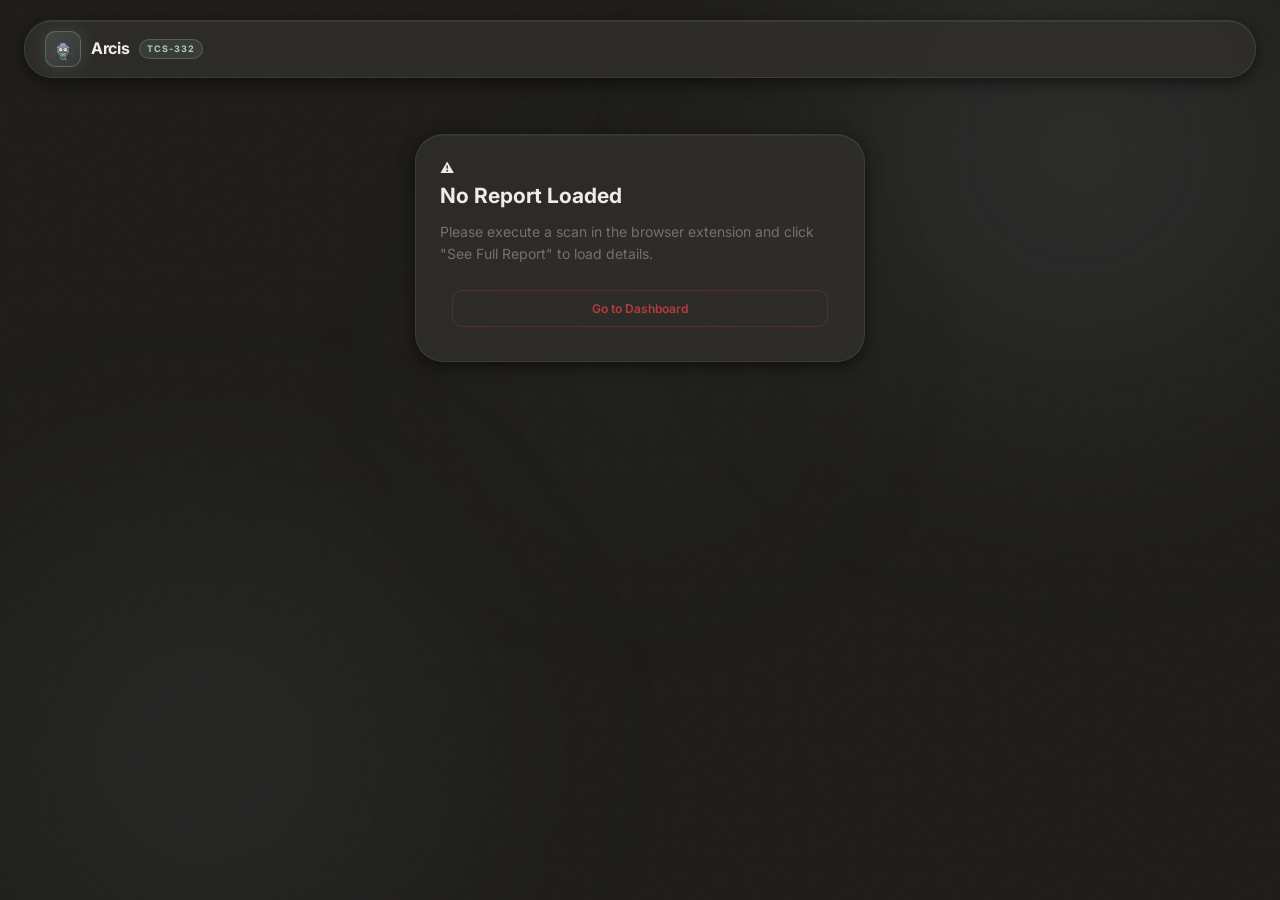
<file: frontend/report.html>
<!DOCTYPE html>
<html lang="en">
<head>
    <meta charset="UTF-8">
    <meta name="viewport" content="width=device-width, initial-scale=1.0">
    <title>Arcis · TCS-332 — Detailed Scan Report</title>
    <link rel="preconnect" href="https://fonts.googleapis.com">
    <link rel="preconnect" href="https://fonts.gstatic.com" crossorigin>
    <link href="https://fonts.googleapis.com/css2?family=Inter:wght@300;400;500;600;700;800;900&family=JetBrains+Mono:wght@400;500;600&display=swap" rel="stylesheet">
    <link rel="stylesheet" href="style.css">
    <link rel="icon" type="image/svg+xml" href="icon.svg">
</head>
<body>

    <!-- Ambient background -->
    <div class="bg-canvas" aria-hidden="true">
        <div class="bg-orb bg-orb--1"></div>
        <div class="bg-orb bg-orb--2"></div>
        <div class="bg-orb bg-orb--3"></div>
        <div class="bg-grid"></div>
        <div class="bg-noise"></div>
    </div>

    <div class="app-shell app-shell--report">

        <!-- ═══════════════════════════ NAV ═══════════════════════════ -->
        <header class="topbar">
            <div class="topbar__brand">
                <div class="brand-logo">
                    <img src="icon.svg" width="28" height="28" alt="Arcis logo" aria-hidden="true">
                </div>
                <span class="brand-name">Arcis</span>
                <span class="brand-badge">TCS-332</span>
            </div>
            <div class="topbar__actions">
                <a href="/" class="btn-upgrade btn-upgrade--report">Launch Dashboard</a>
            </div>
        </header>

        <!-- Main Report Workspace -->
        <main id="main-content" class="report-container">
            <!-- Loading state by default -->
            <div class="card no-report-card" id="state-loading">
                <div class="spinner spinner--large"></div>
                <h2>Parsing Threat Report...</h2>
                <p class="report-card-text">Decompressing and parsing payload data.</p>
            </div>

            <!-- Error state -->
            <div class="card no-report-card hidden" id="state-error">
                <div class="no-report-icon">⚠️</div>
                <h2>No Report Loaded</h2>
                <p class="report-card-text report-card-text--center">Please execute a scan in the browser extension and click "See Full Report" to load details.</p>
                <a href="/" class="btn-clear btn-clear--action">Go to Dashboard</a>
            </div>

            <!-- Loaded Report View -->
            <div class="hidden" id="report-view">
                <div class="report-header">
                    <div>
                        <div class="scanner-hero__eyebrow scanner-hero__eyebrow--report">
                            <span class="eyebrow-dot eyebrow-dot--violet"></span>
                            Gmail Threat Analysis Report
                        </div>
                        <h1 class="scanner-hero__title scanner-hero__title--report">Threat Details</h1>
                    </div>
                </div>

                <div class="report-grid">
                    <!-- Left Column: Gauge and Key Metrics -->
                    <div class="flex flex-col gap-4">
                        <div class="card card--gauge report-card--gauge">
                            <div class="card__header report-card__header">
                                <div class="card__badge report-badge" id="report-verdict-badge">ANALYZING</div>
                            </div>
                            <div class="gauge-ring-wrap report-gauge-wrap">
                                <svg class="gauge-ring" width="200" height="200" viewBox="0 0 200 200">
                                    <circle class="gauge-ring__track" cx="100" cy="100" r="80" />
                                    <circle id="report-risk-progress" class="gauge-ring__fill" cx="100" cy="100" r="80" />
                                </svg>
                                <div class="gauge-ring__inner">
                                    <span id="report-risk-percentage" class="gauge-pct">0%</span>
                                    <span id="report-risk-label" class="gauge-label">SAFE</span>
                                </div>
                            </div>
                        </div>

                        <!-- Scraped Metadata Details -->
                        <div class="card">
                            <div class="card__header">
                                <h3 class="card__title">Scraped Metadata</h3>
                            </div>
                            <div class="report-meta-grid">
                                <div class="report-meta-item report-meta-item--span-2">
                                    <div class="report-meta-label">Subject</div>
                                    <div class="report-meta-val" id="report-subject">—</div>
                                </div>
                                <div class="report-meta-item">
                                    <div class="report-meta-label">Sender</div>
                                    <div class="report-meta-val" id="report-sender">—</div>
                                </div>
                                <div class="report-meta-item">
                                    <div class="report-meta-label">CC Recipients</div>
                                    <div class="report-meta-val" id="report-cc">None</div>
                                </div>
                            </div>
                        </div>
                    </div>

                    <!-- Right Column: Details list and Link checker results -->
                    <div class="flex flex-col gap-4">
                        <!-- Risk Signals -->
                        <div class="card">
                            <div class="card__header">
                                <h3 class="card__title">Detected Signals</h3>
                            </div>
                            <div id="report-signals-list" class="indicator-feed report-signals-list">
                                <!-- Signals inject here -->
                            </div>
                        </div>

                        <!-- Link Scan Results Table -->
                        <div class="card">
                            <div class="card__header">
                                <h3 class="card__title">Scanned Hyperlinks</h3>
                            </div>
                            <div class="table-scroll">
                                <table class="link-table">
                                    <thead>
                                        <tr>
                                            <th>Target Link</th>
                                            <th>Threat Score</th>
                                            <th>Verdict</th>
                                        </tr>
                                    </thead>
                                    <tbody id="report-links-tbody">
                                        <!-- Scanned links list -->
                                    </tbody>
                                </table>
                            </div>
                        </div>

                        <!-- Email Body Snippet -->
                        <div class="card">
                            <div class="card__header">
                                <h3 class="card__title">Body Preview</h3>
                            </div>
                            <div class="report-body-panel">
                                <p id="report-body" class="report-body">—</p>
                            </div>
                        </div>
                    </div>
                </div>
            </div>
        </main>
    </div>
    <script>
        (function() {
            const CIRCUMFERENCE = 2 * Math.PI * 80; // 502.65
            
            const stateLoading = document.getElementById('state-loading');
            const stateError = document.getElementById('state-error');
            const reportView = document.getElementById('report-view');

            const verdictBadge = document.getElementById('report-verdict-badge');
            const riskProgress = document.getElementById('report-risk-progress');
            const riskPct = document.getElementById('report-risk-percentage');
            const riskLabel = document.getElementById('report-risk-label');

            const reportSubject = document.getElementById('report-subject');
            const reportSender = document.getElementById('report-sender');
            const reportCc = document.getElementById('report-cc');
            const reportBody = document.getElementById('report-body');

            const signalsList = document.getElementById('report-signals-list');
            const linksTbody = document.getElementById('report-links-tbody');

            // Parse URL query parameter
            const urlParams = new URLSearchParams(window.location.search);
            const idParam = urlParams.get('id');
            const dataParam = urlParams.get('data');

            if (!idParam && !dataParam) {
                stateLoading.classList.add('hidden');
                stateError.classList.remove('hidden');
                return;
            }

            function renderReport(report) {
                // Populate Text Metadata
                reportSubject.textContent = report.subject || '(No Subject)';
                reportSender.textContent = report.sender || 'Unknown';
                reportCc.textContent = (report.cc && report.cc.length > 0) ? report.cc.join(', ') : 'None';
                reportBody.textContent = report.body || '(Empty Body)';

                // Render Gauge Status
                const risk = report.risk_score_pct || 0;
                riskPct.textContent = `${risk.toFixed(1)}%`;
                const offset = CIRCUMFERENCE - (risk / 100) * CIRCUMFERENCE;
                riskProgress.setAttribute('stroke-dashoffset', offset);

                let badgeText, statusClass, strokeColor, labelTone;
                if (risk < 20) {
                    badgeText = 'SAFE';
                    statusClass = 'card__badge--safe';
                    strokeColor = 'var(--safe)';
                    labelTone = 'safe';
                } else if (risk < 40) {
                    badgeText = 'LOW RISK';
                    statusClass = 'card__badge--low-risk';
                    strokeColor = 'var(--low-risk)';
                    labelTone = 'low-risk';
                } else if (risk < 60) {
                    badgeText = 'SUSPICIOUS';
                    statusClass = 'card__badge--suspicious';
                    strokeColor = 'var(--warn)';
                    labelTone = 'suspicious';
                } else if (risk < 85) {
                    badgeText = 'HIGH RISK';
                    statusClass = 'card__badge--high';
                    strokeColor = 'var(--high)';
                    labelTone = 'high';
                } else {
                    badgeText = 'CRITICAL';
                    statusClass = 'card__badge--critical';
                    strokeColor = 'var(--danger)';
                    labelTone = 'critical';
                }

                verdictBadge.className = `card__badge ${statusClass}`;
                verdictBadge.textContent = badgeText;
                riskProgress.setAttribute('stroke', strokeColor);
                riskLabel.textContent = badgeText;
                riskLabel.className = `gauge-label gauge-label--${labelTone}`;

                // Render Signals
                signalsList.innerHTML = '';
                const reasons = report.reasons || [];
                if (reasons.length === 0) {
                    const div = document.createElement('div');
                    div.className = 'indicator-item';
                    const dot = document.createElement('span');
                    dot.className = 'indicator-dot indicator-dot--safe';
                    const text = document.createElement('span');
                    text.className = 'indicator-text';
                    text.textContent = 'No significant threats or anomalies detected.';
                    div.appendChild(dot);
                    div.appendChild(text);
                    signalsList.appendChild(div);
                } else {
                    reasons.forEach((reason) => {
                        const isDanger = reason.includes('🚨') || reason.includes('failed') || reason.includes('suspicious') || reason.includes('overdue') || reason.includes('suspend');
                        const div = document.createElement('div');
                        div.className = 'indicator-item';
                        const dot = document.createElement('span');
                        dot.className = `indicator-dot ${isDanger ? 'indicator-dot--danger' : 'indicator-dot--warn'}`;
                        const text = document.createElement('span');
                        text.className = 'indicator-text';
                        text.textContent = reason;
                        div.appendChild(dot);
                        div.appendChild(text);
                        signalsList.appendChild(div);
                    });
                }

                // Render Scanned Links Table
                linksTbody.innerHTML = '';
                const links = report.links || [];
                if (links.length === 0) {
                    const emptyRow = document.createElement('tr');
                    const emptyCell = document.createElement('td');
                    emptyCell.setAttribute('colspan', '3');
                    emptyCell.className = 'table-empty-row';
                    emptyCell.textContent = 'No links extracted from the email.';
                    emptyRow.appendChild(emptyCell);
                    linksTbody.appendChild(emptyRow);
                } else {
                    links.forEach(link => {
                        const tr = document.createElement('tr');
                        const linkUrl = link.url;
                        const resolvedUrl = link.resolved_url || linkUrl;
                        const score = link.risk !== undefined ? link.risk : 0;
                        
                        let badgeClass, verdictText;
                        if (score < 30) {
                            badgeClass = 'badge-status--safe';
                            verdictText = 'SAFE';
                        } else if (score < 70) {
                            badgeClass = 'badge-status--warn';
                            verdictText = 'SUSPICIOUS';
                        } else {
                            badgeClass = 'badge-status--danger';
                            verdictText = 'DANGEROUS';
                        }

                        const tdUrl = document.createElement('td');
                        const divLinkUrl = document.createElement('div');
                        divLinkUrl.className = 'link-url';
                        divLinkUrl.title = linkUrl;
                        divLinkUrl.textContent = linkUrl;
                        tdUrl.appendChild(divLinkUrl);
                        
                        if (resolvedUrl && resolvedUrl !== linkUrl) {
                            const divRedirect = document.createElement('div');
                            divRedirect.className = 'redirect-info';
                            divRedirect.appendChild(document.createTextNode('↳ Redirects to: '));
                            
                            const spanRedirect = document.createElement('span');
                            spanRedirect.className = 'redirect-url';
                            spanRedirect.textContent = resolvedUrl;
                            
                            divRedirect.appendChild(spanRedirect);
                            tdUrl.appendChild(divRedirect);
                        }
                        tr.appendChild(tdUrl);
                        
                        const tdScore = document.createElement('td');
                        const spanScore = document.createElement('span');
                        spanScore.className = 'mono-value';
                        spanScore.textContent = `${score.toFixed(1)}%`;
                        tdScore.appendChild(spanScore);
                        tr.appendChild(tdScore);
                        
                        const tdVerdict = document.createElement('td');
                        const spanVerdict = document.createElement('span');
                        spanVerdict.className = `badge-status ${badgeClass}`;
                        spanVerdict.textContent = verdictText;
                        tdVerdict.appendChild(spanVerdict);
                        tr.appendChild(tdVerdict);
                        
                        linksTbody.appendChild(tr);
                    });
                }

                // Show main view
                stateLoading.classList.add('hidden');
                reportView.classList.remove('hidden');
            }

            if (idParam) {
                loadReportWithKey(localStorage.getItem('arcis_api_key') || '');
            } else if (dataParam) {
                try {
                    const decodedData = decodeURIComponent(escape(atob(dataParam)));
                    const report = JSON.parse(decodedData);
                    renderReport(report);
                } catch (err) {
                    console.error(err);
                    stateLoading.classList.add('hidden');
                    stateError.classList.remove('hidden');
                }
            }

            const API_BASE = window.location.origin.startsWith('file://') ? 'http://localhost:5001' : window.location.origin;

            function loadReportWithKey(key) {
                fetch(`${API_BASE}/api/report/${idParam}`, {
                    headers: {
                        'X-API-Key': key
                    }
                })
                .then(res => {
                    if (res.status === 403 || res.status === 401) {
                        const userKey = prompt("This report is protected. Please enter your Arcis API Key:");
                        if (userKey) {
                            localStorage.setItem('arcis_api_key', userKey);
                            loadReportWithKey(userKey);
                        } else {
                            throw new Error('Unauthorized');
                        }
                        return null;
                    }
                    if (!res.ok) throw new Error('Failed to load report from server');
                    return res.json();
                })
                .then(report => {
                    if (report) {
                        renderReport(report);
                    }
                })
                .catch(err => {
                    console.error(err);
                    stateLoading.classList.add('hidden');
                    stateError.classList.remove('hidden');
                });
            }
        })();
    </script>
</body>
</html>
</file>
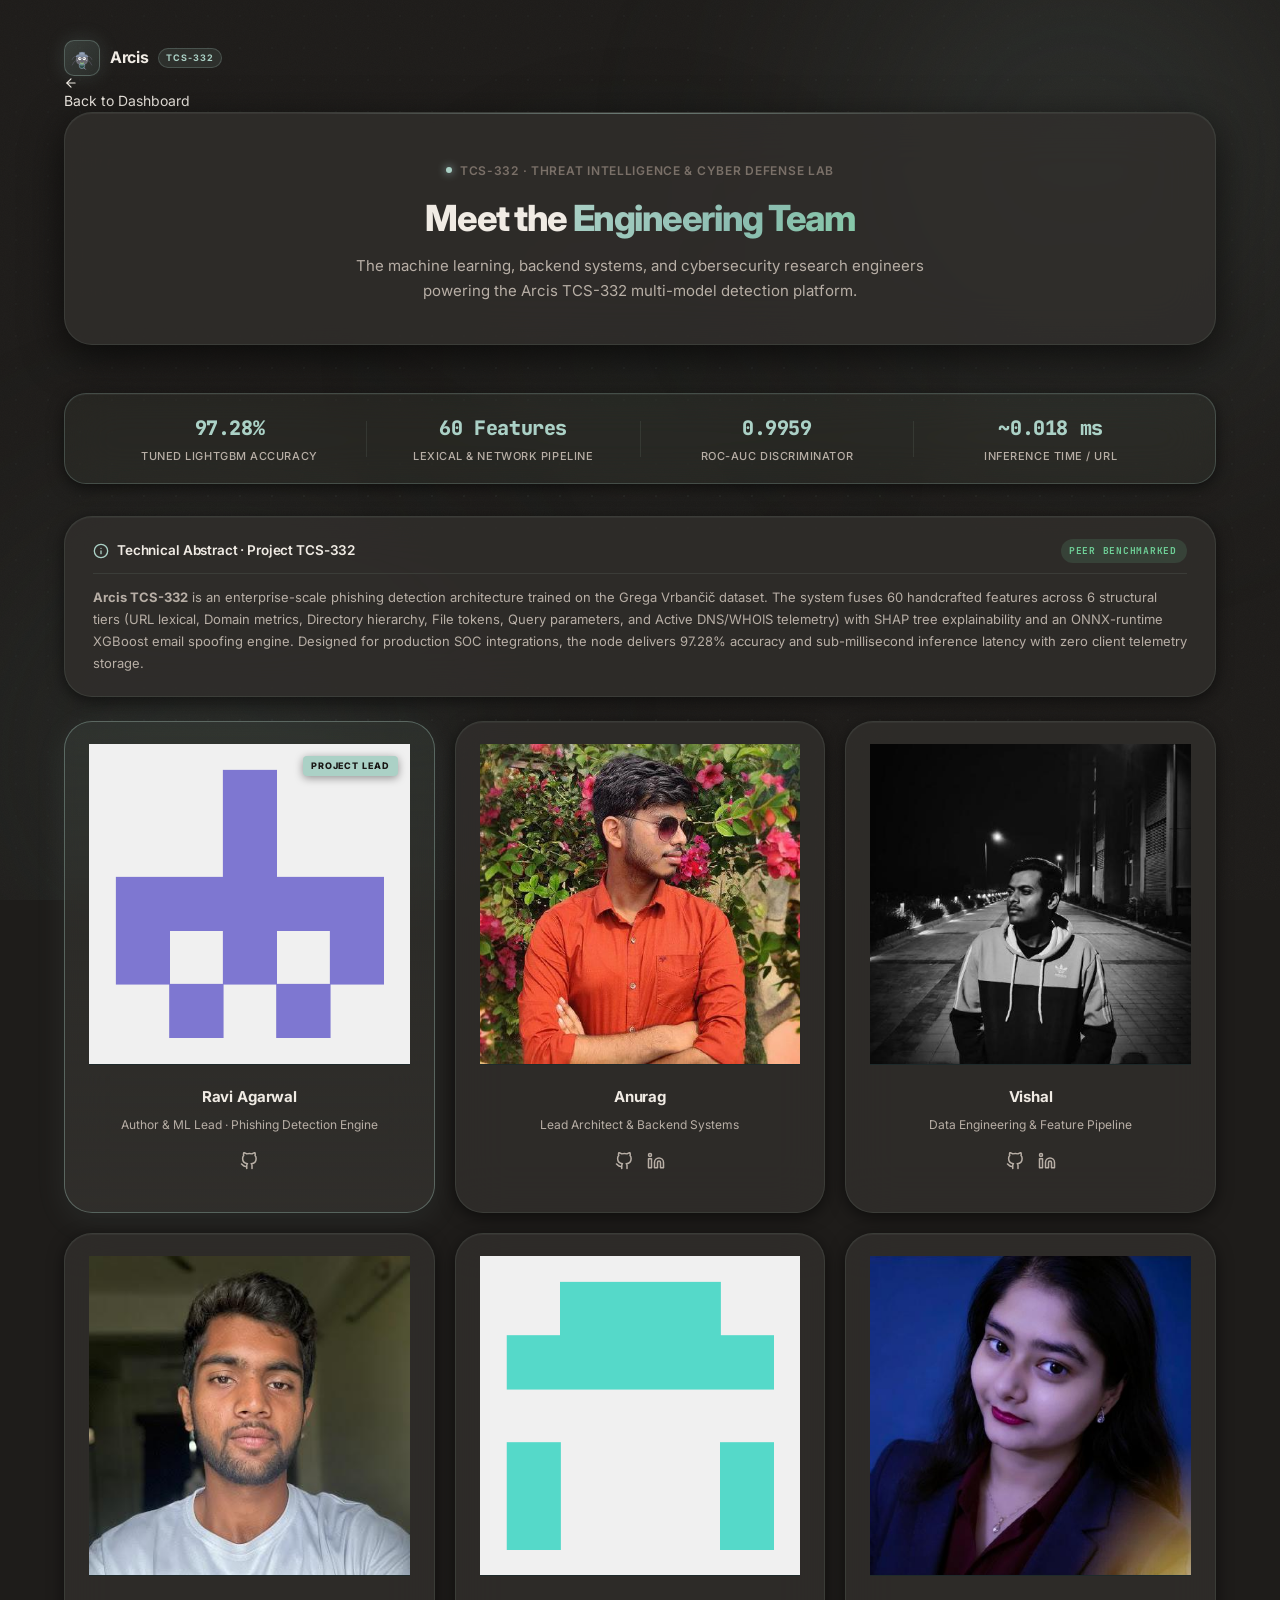
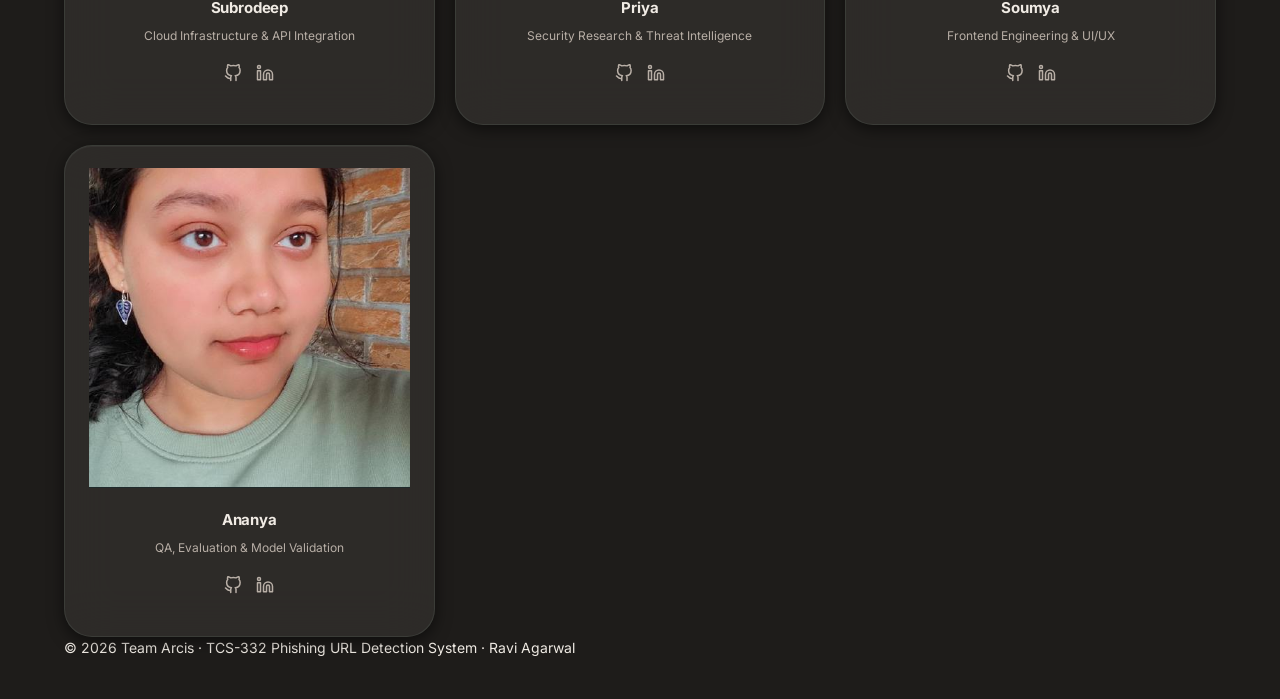
<file: frontend/team.html>
<!DOCTYPE html>
<html lang="en">
<head>
    <meta charset="UTF-8">
    <meta name="viewport" content="width=device-width, initial-scale=1.0">
    <title>Arcis · TCS-332 — Phishing URL Detection Engineering Team</title>
    <link rel="preconnect" href="https://fonts.googleapis.com">
    <link rel="preconnect" href="https://fonts.gstatic.com" crossorigin>
    <link href="https://fonts.googleapis.com/css2?family=Inter:wght@300;400;500;600;700;800;900&family=JetBrains+Mono:wght@400;500;600&display=swap" rel="stylesheet">
    <link rel="stylesheet" href="style.css">
    <link rel="icon" type="image/svg+xml" href="icon.svg">
</head>
<body>

    <!-- Ambient background -->
    <div class="bg-canvas" aria-hidden="true">
        <div class="bg-orb bg-orb--1"></div>
        <div class="bg-orb bg-orb--2"></div>
        <div class="bg-orb bg-orb--3"></div>
        <div class="bg-grid"></div>
        <div class="bg-noise"></div>
    </div>

    <div class="team-page-shell">
        <header class="team-page-header">
            <div class="topbar__brand topbar__brand--clean">
                <div class="brand-logo">
                    <img src="icon.svg" width="28" height="28" alt="Arcis logo">
                </div>
                <span class="brand-name">Arcis</span>
                <span class="brand-badge">TCS-332</span>
            </div>
            <a href="/" class="back-btn">
                <svg width="14" height="14" viewBox="0 0 24 24" fill="none" stroke="currentColor" stroke-width="2" stroke-linecap="round" stroke-linejoin="round"><line x1="19" y1="12" x2="5" y2="12"></line><polyline points="12 19 5 12 12 5"></polyline></svg>
                Back to Dashboard
            </a>
        </header>

        <main>
            <div class="scanner-hero scanner-hero--centered">
                <div class="scanner-hero__eyebrow scanner-hero__eyebrow--center">
                    <span class="eyebrow-dot eyebrow-dot--blue" aria-hidden="true"></span>
                    TCS-332 · Threat Intelligence & Cyber Defense Lab
                </div>
                <h1 class="scanner-hero__title">Meet the <span class="gradient-text">Engineering Team</span></h1>
                <p class="scanner-hero__sub">The machine learning, backend systems, and cybersecurity research engineers powering the Arcis TCS-332 multi-model detection platform.</p>
            </div>

            <!-- Project Highlights Summary Bar -->
            <div class="team-highlights card">
                <div class="team-highlight-item">
                    <span class="team-highlight-val">97.28%</span>
                    <span class="team-highlight-label">Tuned LightGBM Accuracy</span>
                </div>
                <div class="team-highlight-sep"></div>
                <div class="team-highlight-item">
                    <span class="team-highlight-val">60 Features</span>
                    <span class="team-highlight-label">Lexical & Network Pipeline</span>
                </div>
                <div class="team-highlight-sep"></div>
                <div class="team-highlight-item">
                    <span class="team-highlight-val">0.9959</span>
                    <span class="team-highlight-label">ROC-AUC Discriminator</span>
                </div>
                <div class="team-highlight-sep"></div>
                <div class="team-highlight-item">
                    <span class="team-highlight-val">~0.018 ms</span>
                    <span class="team-highlight-label">Inference Time / URL</span>
                </div>
            </div>

            <!-- Research Abstract & Architecture Summary -->
            <div class="card team-abstract-card" style="margin-bottom: 24px; padding: 22px 28px;">
                <div class="card__header" style="margin-bottom: 12px; padding-bottom: 10px;">
                    <h3 class="card__title" style="font-size: 13.5px; display: flex; align-items: center; gap: 8px;">
                        <svg width="16" height="16" viewBox="0 0 24 24" fill="none" stroke="currentColor" stroke-width="2" stroke-linecap="round" stroke-linejoin="round" style="color: var(--jade);"><circle cx="12" cy="12" r="10"></circle><line x1="12" y1="16" x2="12" y2="12"></line><line x1="12" y1="8" x2="12.01" y2="8"></line></svg>
                        Technical Abstract · Project TCS-332
                    </h3>
                    <span class="card__badge card__badge--safe">PEER BENCHMARKED</span>
                </div>
                <p style="color: var(--text-2); font-size: 13px; line-height: 1.7;">
                    <strong>Arcis TCS-332</strong> is an enterprise-scale phishing detection architecture trained on the Grega Vrbančič dataset. The system fuses 60 handcrafted features across 6 structural tiers (URL lexical, Domain metrics, Directory hierarchy, File tokens, Query parameters, and Active DNS/WHOIS telemetry) with SHAP tree explainability and an ONNX-runtime XGBoost email spoofing engine. Designed for production SOC integrations, the node delivers 97.28% accuracy and sub-millisecond inference latency with zero client telemetry storage.
                </p>
            </div>

            <div class="team-grid">
                <!-- Member: Ravi Agarwal (Lead / Author) -->
                <div class="team-card team-card--lead card">
                    <div class="team-card__image-container">
                        <img src="img/ravi.png" onerror="this.onerror=null; this.src='img/2.png'" alt="Ravi Agarwal" class="team-card__image">
                        <span class="team-lead-badge">PROJECT LEAD</span>
                    </div>
                    <div class="team-card__content">
                        <h3 class="team-card__name">Ravi Agarwal</h3>
                        <p class="team-card__role">Author & ML Lead · Phishing Detection Engine</p>
                        <div class="team-card__links">
                            <a href="https://github.com/ravi9680" target="_blank" rel="noopener noreferrer" title="GitHub" class="team-link">
                                <svg width="18" height="18" viewBox="0 0 24 24" fill="none" stroke="currentColor" stroke-width="2" stroke-linecap="round" stroke-linejoin="round"><path d="M9 19c-5 1.5-5-2.5-7-3m14 6v-3.87a3.37 3.37 0 0 0-.94-2.61c3.14-.35 6.44-1.54 6.44-7A5.44 5.44 0 0 0 20 4.77 5.07 5.07 0 0 0 19.91 1S18.73.65 16 2.48a13.38 13.38 0 0 0-7 0C6.27.65 5.09 1 5.09 1A5.07 5.07 0 0 0 5 4.77a5.44 5.44 0 0 0-1.5 3.78c0 5.42 3.3 6.61 6.44 7A3.37 3.37 0 0 0 9 18.13V22"></path></svg>
                            </a>
                        </div>
                    </div>
                </div>

                <!-- Member 1: Anurag -->
                <div class="team-card card">
                    <div class="team-card__image-container">
                        <img src="img/anurag.png" onerror="this.onerror=null; this.src='img/1.png'" alt="Anurag" class="team-card__image">
                    </div>
                    <div class="team-card__content">
                        <h3 class="team-card__name">Anurag</h3>
                        <p class="team-card__role">Lead Architect & Backend Systems</p>
                        <div class="team-card__links">
                            <a href="https://github.com/the-wilful-youth" target="_blank" rel="noopener noreferrer" title="GitHub" class="team-link">
                                <svg width="18" height="18" viewBox="0 0 24 24" fill="none" stroke="currentColor" stroke-width="2" stroke-linecap="round" stroke-linejoin="round"><path d="M9 19c-5 1.5-5-2.5-7-3m14 6v-3.87a3.37 3.37 0 0 0-.94-2.61c3.14-.35 6.44-1.54 6.44-7A5.44 5.44 0 0 0 20 4.77 5.07 5.07 0 0 0 19.91 1S18.73.65 16 2.48a13.38 13.38 0 0 0-7 0C6.27.65 5.09 1 5.09 1A5.07 5.07 0 0 0 5 4.77a5.44 5.44 0 0 0-1.5 3.78c0 5.42 3.3 6.61 6.44 7A3.37 3.37 0 0 0 9 18.13V22"></path></svg>
                            </a>
                            <a href="https://www.linkedin.com/in/anuragbhowmick/" target="_blank" rel="noopener noreferrer" title="LinkedIn" class="team-link">
                                <svg width="18" height="18" viewBox="0 0 24 24" fill="none" stroke="currentColor" stroke-width="2" stroke-linecap="round" stroke-linejoin="round"><path d="M16 8a6 6 0 0 1 6 6v7h-4v-7a2 2 0 0 0-2-2 2 2 0 0 0-2 2v7h-4v-7a6 6 0 0 1 6-6z"></path><rect x="2" y="9" width="4" height="12"></rect><circle cx="4" cy="4" r="2"></circle></svg>
                            </a>
                        </div>
                    </div>
                </div>

                <!-- Member 2: Vishal -->
                <div class="team-card card">
                    <div class="team-card__image-container">
                        <img src="img/vishal.png" onerror="this.onerror=null; this.src='img/2.png'" alt="Vishal" class="team-card__image">
                    </div>
                    <div class="team-card__content">
                        <h3 class="team-card__name">Vishal</h3>
                        <p class="team-card__role">Data Engineering & Feature Pipeline</p>
                        <div class="team-card__links">
                            <a href="https://github.com/vishalsingh-data" target="_blank" rel="noopener noreferrer" title="GitHub" class="team-link">
                                <svg width="18" height="18" viewBox="0 0 24 24" fill="none" stroke="currentColor" stroke-width="2" stroke-linecap="round" stroke-linejoin="round"><path d="M9 19c-5 1.5-5-2.5-7-3m14 6v-3.87a3.37 3.37 0 0 0-.94-2.61c3.14-.35 6.44-1.54 6.44-7A5.44 5.44 0 0 0 20 4.77 5.07 5.07 0 0 0 19.91 1S18.73.65 16 2.48a13.38 13.38 0 0 0-7 0C6.27.65 5.09 1 5.09 1A5.07 5.07 0 0 0 5 4.77a5.44 5.44 0 0 0-1.5 3.78c0 5.42 3.3 6.61 6.44 7A3.37 3.37 0 0 0 9 18.13V22"></path></svg>
                            </a>
                            <a href="https://www.linkedin.com/in/vishal-singh-1686b335b/" target="_blank" rel="noopener noreferrer" title="LinkedIn" class="team-link">
                                <svg width="18" height="18" viewBox="0 0 24 24" fill="none" stroke="currentColor" stroke-width="2" stroke-linecap="round" stroke-linejoin="round"><path d="M16 8a6 6 0 0 1 6 6v7h-4v-7a2 2 0 0 0-2-2 2 2 0 0 0-2 2v7h-4v-7a6 6 0 0 1 6-6z"></path><rect x="2" y="9" width="4" height="12"></rect><circle cx="4" cy="4" r="2"></circle></svg>
                            </a>
                        </div>
                    </div>
                </div>

                <!-- Member 3: Subrodeep -->
                <div class="team-card card">
                    <div class="team-card__image-container">
                        <img src="img/subrodeep.png" onerror="this.onerror=null; this.src='img/3.png'" alt="Subrodeep" class="team-card__image">
                    </div>
                    <div class="team-card__content">
                        <h3 class="team-card__name">Subrodeep</h3>
                        <p class="team-card__role">Cloud Infrastructure & API Integration</p>
                        <div class="team-card__links">
                            <a href="https://github.com/Subhro1225" target="_blank" rel="noopener noreferrer" title="GitHub" class="team-link">
                                <svg width="18" height="18" viewBox="0 0 24 24" fill="none" stroke="currentColor" stroke-width="2" stroke-linecap="round" stroke-linejoin="round"><path d="M9 19c-5 1.5-5-2.5-7-3m14 6v-3.87a3.37 3.37 0 0 0-.94-2.61c3.14-.35 6.44-1.54 6.44-7A5.44 5.44 0 0 0 20 4.77 5.07 5.07 0 0 0 19.91 1S18.73.65 16 2.48a13.38 13.38 0 0 0-7 0C6.27.65 5.09 1 5.09 1A5.07 5.07 0 0 0 5 4.77a5.44 5.44 0 0 0-1.5 3.78c0 5.42 3.3 6.61 6.44 7A3.37 3.37 0 0 0 9 18.13V22"></path></svg>
                            </a>
                            <a href="https://www.linkedin.com/in/subhrodeep-bhattacharjee/" target="_blank" rel="noopener noreferrer" title="LinkedIn" class="team-link">
                                <svg width="18" height="18" viewBox="0 0 24 24" fill="none" stroke="currentColor" stroke-width="2" stroke-linecap="round" stroke-linejoin="round"><path d="M16 8a6 6 0 0 1 6 6v7h-4v-7a2 2 0 0 0-2-2 2 2 0 0 0-2 2v7h-4v-7a6 6 0 0 1 6-6z"></path><rect x="2" y="9" width="4" height="12"></rect><circle cx="4" cy="4" r="2"></circle></svg>
                            </a>
                        </div>
                    </div>
                </div>

                <!-- Member 4: Priya -->
                <div class="team-card card">
                    <div class="team-card__image-container">
                        <img src="img/priya.png" onerror="this.onerror=null; this.src='img/4.png'" alt="Priya" class="team-card__image">
                    </div>
                    <div class="team-card__content">
                        <h3 class="team-card__name">Priya</h3>
                        <p class="team-card__role">Security Research & Threat Intelligence</p>
                        <div class="team-card__links">
                            <a href="https://github.com/priyaghosh77708-cpu" target="_blank" rel="noopener noreferrer" title="GitHub" class="team-link">
                                <svg width="18" height="18" viewBox="0 0 24 24" fill="none" stroke="currentColor" stroke-width="2" stroke-linecap="round" stroke-linejoin="round"><path d="M9 19c-5 1.5-5-2.5-7-3m14 6v-3.87a3.37 3.37 0 0 0-.94-2.61c3.14-.35 6.44-1.54 6.44-7A5.44 5.44 0 0 0 20 4.77 5.07 5.07 0 0 0 19.91 1S18.73.65 16 2.48a13.38 13.38 0 0 0-7 0C6.27.65 5.09 1 5.09 1A5.07 5.07 0 0 0 5 4.77a5.44 5.44 0 0 0-1.5 3.78c0 5.42 3.3 6.61 6.44 7A3.37 3.37 0 0 0 9 18.13V22"></path></svg>
                            </a>
                            <a href="https://www.linkedin.com/in/priya-ghosh777/" target="_blank" rel="noopener noreferrer" title="LinkedIn" class="team-link">
                                <svg width="18" height="18" viewBox="0 0 24 24" fill="none" stroke="currentColor" stroke-width="2" stroke-linecap="round" stroke-linejoin="round"><path d="M16 8a6 6 0 0 1 6 6v7h-4v-7a2 2 0 0 0-2-2 2 2 0 0 0-2 2v7h-4v-7a6 6 0 0 1 6-6z"></path><rect x="2" y="9" width="4" height="12"></rect><circle cx="4" cy="4" r="2"></circle></svg>
                            </a>
                        </div>
                    </div>
                </div>

                <!-- Member 5: Soumya -->
                <div class="team-card card">
                    <div class="team-card__image-container">
                        <img src="img/soumya.png" onerror="this.onerror=null; this.src='img/5.png'" alt="Soumya" class="team-card__image">
                    </div>
                    <div class="team-card__content">
                        <h3 class="team-card__name">Soumya</h3>
                        <p class="team-card__role">Frontend Engineering & UI/UX</p>
                        <div class="team-card__links">
                            <a href="https://github.com/soumyayyy" target="_blank" rel="noopener noreferrer" title="GitHub" class="team-link">
                                <svg width="18" height="18" viewBox="0 0 24 24" fill="none" stroke="currentColor" stroke-width="2" stroke-linecap="round" stroke-linejoin="round"><path d="M9 19c-5 1.5-5-2.5-7-3m14 6v-3.87a3.37 3.37 0 0 0-.94-2.61c3.14-.35 6.44-1.54 6.44-7A5.44 5.44 0 0 0 20 4.77 5.07 5.07 0 0 0 19.91 1S18.73.65 16 2.48a13.38 13.38 0 0 0-7 0C6.27.65 5.09 1 5.09 1A5.07 5.07 0 0 0 5 4.77a5.44 5.44 0 0 0-1.5 3.78c0 5.42 3.3 6.61 6.44 7A3.37 3.37 0 0 0 9 18.13V22"></path></svg>
                            </a>
                            <a href="https://www.linkedin.com/in/soumyaa1110" target="_blank" rel="noopener noreferrer" title="LinkedIn" class="team-link">
                                <svg width="18" height="18" viewBox="0 0 24 24" fill="none" stroke="currentColor" stroke-width="2" stroke-linecap="round" stroke-linejoin="round"><path d="M16 8a6 6 0 0 1 6 6v7h-4v-7a2 2 0 0 0-2-2 2 2 0 0 0-2 2v7h-4v-7a6 6 0 0 1 6-6z"></path><rect x="2" y="9" width="4" height="12"></rect><circle cx="4" cy="4" r="2"></circle></svg>
                            </a>
                        </div>
                    </div>
                </div>

                <!-- Member 6: Ananya -->
                <div class="team-card card">
                    <div class="team-card__image-container">
                        <img src="img/ananya.png" onerror="this.onerror=null; this.src='img/6.png'" alt="Ananya" class="team-card__image">
                    </div>
                    <div class="team-card__content">
                        <h3 class="team-card__name">Ananya</h3>
                        <p class="team-card__role">QA, Evaluation & Model Validation</p>
                        <div class="team-card__links">
                            <a href="https://github.com/lyuneth3" target="_blank" rel="noopener noreferrer" title="GitHub" class="team-link">
                                <svg width="18" height="18" viewBox="0 0 24 24" fill="none" stroke="currentColor" stroke-width="2" stroke-linecap="round" stroke-linejoin="round"><path d="M9 19c-5 1.5-5-2.5-7-3m14 6v-3.87a3.37 3.37 0 0 0-.94-2.61c3.14-.35 6.44-1.54 6.44-7A5.44 5.44 0 0 0 20 4.77 5.07 5.07 0 0 0 19.91 1S18.73.65 16 2.48a13.38 13.38 0 0 0-7 0C6.27.65 5.09 1 5.09 1A5.07 5.07 0 0 0 5 4.77a5.44 5.44 0 0 0-1.5 3.78c0 5.42 3.3 6.61 6.44 7A3.37 3.37 0 0 0 9 18.13V22"></path></svg>
                            </a>
                            <a href="https://www.linkedin.com/in/anannya-mohanty-a0015134a" target="_blank" rel="noopener noreferrer" title="LinkedIn" class="team-link">
                                <svg width="18" height="18" viewBox="0 0 24 24" fill="none" stroke="currentColor" stroke-width="2" stroke-linecap="round" stroke-linejoin="round"><path d="M16 8a6 6 0 0 1 6 6v7h-4v-7a2 2 0 0 0-2-2 2 2 0 0 0-2 2v7h-4v-7a6 6 0 0 1 6-6z"></path><rect x="2" y="9" width="4" height="12"></rect><circle cx="4" cy="4" r="2"></circle></svg>
                            </a>
                        </div>
                    </div>
                </div>
            </div>
        </main>

        <footer class="team-page-footer">
            <span class="footer__copy">&copy; 2026 Team Arcis · TCS-332 Phishing URL Detection System · Ravi Agarwal</span>
        </footer>
    </div>

</body>
</html>
</file>
<file: frontend/style.css>
/* ═══════════════════════════════════════════════════════════
   ARCIS — Premium Design System
   style.css
   ═══════════════════════════════════════════════════════════ */

/* ── 1. Design Tokens ─────────────────────────────────────── */
:root {
    /* Backgrounds — Jet-based warm dark */
    --bg:            #1e1c1a;
    --surface-1:     rgba(49, 47, 44, 0.82);
    --surface-2:     rgba(58, 56, 52, 0.65);
    --surface-hover: rgba(171, 209, 198, 0.06);

    /* Borders */
    --border:        rgba(171, 209, 198, 0.10);
    --border-strong: rgba(171, 209, 198, 0.22);
    --border-focus:  rgba(171, 209, 198, 0.55);

    /* Brand — Soft Jade palette */
    --jade:       #ABD1C6;
    --jade-dim:   #8bbcb0;
    --jade-deep:  #6aa396;
    --jade-glow:  rgba(171, 209, 198, 0.18);

    /* Aliases used across component rules */
    --teal:    var(--jade-deep);
    --teal-lt: var(--jade);
    --cyan:    var(--jade-dim);
    --emerald: #86c9a8;
    --indigo:  var(--jade-deep);
    --violet:  var(--jade-dim);

    /* Semantics — Aligned with TCS-332 5 Threat Levels */
    --safe:      #6fcf97;
    --low-risk:  #56ccf2;
    --warn:      #f2c94c;
    --high:      #f2994a;
    --danger:    #eb5757;

    /* Text — warm off-whites on Jet */
    --text-1:  #f0ebe4;
    --text-2:  #b8afa6;
    --text-3:  #7a7068;

    /* Shadows — warmer tones */
    --shadow-sm:  0 1px 3px rgba(0,0,0,0.6);
    --shadow-md:  0 4px 16px rgba(0,0,0,0.55);
    --shadow-lg:  0 12px 40px rgba(0,0,0,0.65);
    --shadow-xl:  0 24px 64px rgba(0,0,0,0.75);

    /* Radius */
    --r-sm:  10px;
    --r-md:  16px;
    --r-lg:  22px;
    --r-xl:  28px;

    /* Motion */
    --ease-out:    cubic-bezier(0.16, 1, 0.3, 1);
    --ease-spring: cubic-bezier(0.34, 1.56, 0.64, 1);
    --duration:    0.35s;
}

/* ── 2. Reset & Base ──────────────────────────────────────── */
*, *::before, *::after {
    box-sizing: border-box;
    margin: 0;
    padding: 0;
}

html {
    scroll-behavior: smooth;
    -webkit-font-smoothing: antialiased;
    -moz-osx-font-smoothing: grayscale;
    text-rendering: optimizeLegibility;
}

body {
    background-color: var(--bg);
    color: var(--text-1);
    font-family: 'Inter', -apple-system, BlinkMacSystemFont, 'Segoe UI', sans-serif;
    font-size: 14px;
    line-height: 1.6;
    min-height: 100vh;
    overflow-x: hidden;
}

a { color: inherit; text-decoration: none; }
button { font-family: inherit; cursor: pointer; }
input, textarea, select { font-family: inherit; }
img, svg { display: block; }
.hidden { display: none !important; }

/* ── 3. Background Canvas ─────────────────────────────────── */
.bg-canvas {
    position: fixed;
    inset: 0;
    z-index: -1;
    pointer-events: none;
    overflow: hidden;
}

.bg-orb {
    position: absolute;
    border-radius: 50%;
    filter: blur(120px);
    will-change: transform;
}

.bg-orb--1 {
    width: 700px;
    height: 700px;
    top: -200px;
    right: -150px;
    background: radial-gradient(circle, rgba(171,209,198,0.15) 0%, transparent 70%);
    animation: orb-drift-1 28s ease-in-out infinite alternate;
}

.bg-orb--2 {
    width: 650px;
    height: 650px;
    bottom: -180px;
    left: -120px;
    background: radial-gradient(circle, rgba(139,188,176,0.12) 0%, transparent 70%);
    animation: orb-drift-2 36s ease-in-out infinite alternate;
}

.bg-orb--3 {
    width: 400px;
    height: 400px;
    top: 40%;
    left: 50%;
    transform: translate(-50%, -50%);
    background: radial-gradient(circle, rgba(106,163,150,0.08) 0%, transparent 70%);
    animation: orb-drift-3 22s ease-in-out infinite alternate;
}

@keyframes orb-drift-1 {
    0%   { transform: translate(0, 0) scale(1); }
    50%  { transform: translate(-60px, 80px) scale(1.1); }
    100% { transform: translate(40px, -50px) scale(0.95); }
}
@keyframes orb-drift-2 {
    0%   { transform: translate(0, 0) scale(1); }
    50%  { transform: translate(80px, -60px) scale(1.08); }
    100% { transform: translate(-40px, 40px) scale(0.9); }
}
@keyframes orb-drift-3 {
    0%   { transform: translate(-50%, -50%) scale(0.95); }
    100% { transform: translate(-50%, -50%) scale(1.12); }
}

/* Subtle dot grid */
.bg-grid {
    position: absolute;
    inset: 0;
    background-image: radial-gradient(circle, rgba(171,209,198,0.05) 1px, transparent 1px);
    background-size: 32px 32px;
    mask-image: radial-gradient(ellipse 80% 80% at 50% 50%, black 30%, transparent 100%);
}

/* Film-grain noise overlay */
.bg-noise {
    position: absolute;
    inset: 0;
    opacity: 0.025;
    background-image: url("data:image/svg+xml,%3Csvg viewBox='0 0 256 256' xmlns='http://www.w3.org/2000/svg'%3E%3Cfilter id='noise'%3E%3CfeTurbulence type='fractalNoise' baseFrequency='0.9' numOctaves='4' stitchTiles='stitch'/%3E%3C/filter%3E%3Crect width='100%25' height='100%25' filter='url(%23noise)'/%3E%3C/svg%3E");
    background-size: 200px 200px;
}

/* ── 4. App Shell ─────────────────────────────────────────── */
.app-shell {
    max-width: 1320px;
    margin: 0 auto;
    padding: 20px 24px 32px;
    min-height: 100vh;
    display: flex;
    flex-direction: column;
    gap: 16px;
}

/* ── 5. Topbar ────────────────────────────────────────────── */
.topbar {
    display: flex;
    align-items: center;
    justify-content: space-between;
    gap: 16px;
    padding: 10px 20px;
    background: var(--surface-1);
    border: 1px solid var(--border);
    border-radius: var(--r-xl);
    backdrop-filter: blur(24px) saturate(180%);
    -webkit-backdrop-filter: blur(24px) saturate(180%);
    box-shadow: var(--shadow-md), inset 0 1px 0 rgba(255,255,255,0.06);
    position: sticky;
    top: 12px;
    z-index: 100;
}

/* Brand */
.topbar__brand {
    display: flex;
    align-items: center;
    gap: 10px;
    flex-shrink: 0;
}

.brand-logo {
    display: flex;
    align-items: center;
    justify-content: center;
    width: 36px;
    height: 36px;
    background: linear-gradient(135deg, rgba(171,209,198,0.18), rgba(139,188,176,0.10));
    border: 1px solid rgba(171,209,198,0.28);
    border-radius: 10px;
    box-shadow: 0 0 20px rgba(171,209,198,0.15);
}

.brand-name {
    font-size: 16px;
    font-weight: 700;
    letter-spacing: -0.02em;
    color: var(--text-1);
}

.brand-badge {
    font-size: 9px;
    font-weight: 700;
    letter-spacing: 0.12em;
    color: var(--jade);
    background: rgba(171,209,198,0.10);
    border: 1px solid rgba(171,209,198,0.22);
    padding: 2px 7px;
    border-radius: 50px;
}

/* Nav links */
.topbar__nav {
    display: flex;
    align-items: center;
    gap: 4px;
}

.nav-item {
    font-size: 13.5px;
    font-weight: 500;
    color: var(--text-2);
    padding: 6px 14px;
    border-radius: var(--r-sm);
    transition: color var(--duration) var(--ease-out),
                background var(--duration) var(--ease-out);
}

.nav-item:hover {
    color: var(--text-1);
    background: var(--surface-hover);
}

.nav-item--active {
    color: var(--text-1);
    background: rgba(255,255,255,0.06);
}

/* Right actions */
.topbar__actions {
    display: flex;
    align-items: center;
    gap: 12px;
    flex-shrink: 0;
}

.node-status {
    display: flex;
    align-items: center;
    gap: 7px;
    background: rgba(171,209,198,0.08);
    border: 1px solid rgba(171,209,198,0.20);
    padding: 6px 12px;
    border-radius: 50px;
    transition: all var(--duration) var(--ease-out);
}

.node-status:hover {
    border-color: rgba(171,209,198,0.45);
    background: rgba(171,209,198,0.14);
}

.node-status__dot {
    width: 7px;
    height: 7px;
    border-radius: 50%;
    background: var(--safe);
    box-shadow: 0 0 8px var(--safe);
    animation: pulse-dot 2.4s ease-in-out infinite;
}

.node-status__label {
    font-family: 'JetBrains Mono', monospace;
    font-size: 10px;
    font-weight: 600;
    color: var(--jade);
    letter-spacing: 0.06em;
}

.topbar-btn {
    display: inline-flex;
    align-items: center;
    gap: 6px;
    font-size: 11.5px;
    font-weight: 600;
    color: var(--text-2);
    background: rgba(255, 255, 255, 0.04);
    border: 1px solid var(--border);
    padding: 6px 13px;
    border-radius: 50px;
    text-decoration: none;
    transition: all var(--duration) var(--ease-out);
    white-space: nowrap;
}

.topbar-btn:hover {
    color: var(--text-1);
    background: rgba(171, 209, 198, 0.12);
    border-color: rgba(171, 209, 198, 0.35);
    transform: translateY(-1px);
}

.topbar-btn--team {
    color: var(--jade);
    border-color: rgba(171, 209, 198, 0.28);
    background: rgba(171, 209, 198, 0.07);
}

.brand-info {
    display: flex;
    flex-direction: column;
    gap: 2px;
}

.brand-badge {
    font-size: 9px;
    font-weight: 700;
    letter-spacing: 0.10em;
    color: var(--jade);
    background: rgba(171,209,198,0.10);
    border: 1px solid rgba(171,209,198,0.22);
    padding: 2px 7px;
    border-radius: 50px;
    display: inline-block;
    width: fit-content;
}

@keyframes pulse-dot {
    0%, 100% { opacity: 1; box-shadow: 0 0 8px var(--jade); }
    50%       { opacity: 0.6; box-shadow: 0 0 3px var(--jade); }
}

.btn-upgrade {
    display: none;
}

/* ── 6. Metrics Bar ───────────────────────────────────────── */
.metrics-bar {
    display: flex;
    align-items: center;
    background: var(--surface-1);
    border: 1px solid var(--border);
    border-radius: var(--r-lg);
    backdrop-filter: blur(20px) saturate(160%);
    -webkit-backdrop-filter: blur(20px) saturate(160%);
    box-shadow: var(--shadow-sm), inset 0 1px 0 rgba(255,255,255,0.04);
    padding: 0 8px;
    overflow: hidden;
}

.metric-tile {
    display: flex;
    align-items: center;
    gap: 12px;
    padding: 18px 28px;
    flex: 1;
    min-width: 0;
    transition: background var(--duration);
}

.metric-tile:hover { background: var(--surface-hover); }

.metric-tile__icon {
    display: flex;
    align-items: center;
    justify-content: center;
    width: 34px;
    height: 34px;
    border-radius: 9px;
    background: rgba(255,255,255,0.04);
    border: 1px solid var(--border);
    color: var(--text-2);
    flex-shrink: 0;
}

.metric-tile__icon--blue  { color: var(--jade);      background: rgba(171,209,198,0.08); border-color: rgba(171,209,198,0.18); }
.metric-tile__icon--red   { color: var(--danger);    background: rgba(235,87,87,0.08);   border-color: rgba(235,87,87,0.18); }
.metric-tile__icon--green { color: var(--jade-dim);  background: rgba(139,188,176,0.08); border-color: rgba(139,188,176,0.18); }

.metric-tile__body {
    display: flex;
    flex-direction: column;
    gap: 2px;
    min-width: 0;
}

.metric-tile__head {
    display: flex;
    align-items: center;
    gap: 8px;
    flex-wrap: wrap;
}

.metric-trend {
    font-size: 9.5px;
    font-weight: 700;
    font-family: 'JetBrains Mono', monospace;
    padding: 2px 7px;
    border-radius: 50px;
    letter-spacing: 0.02em;
    line-height: 1;
}

.metric-trend--up {
    color: var(--safe);
    background: rgba(111, 207, 151, 0.12);
    border: 1px solid rgba(111, 207, 151, 0.25);
}

.metric-trend--pill {
    color: var(--jade);
    background: rgba(171, 209, 198, 0.10);
    border: 1px solid rgba(171, 209, 198, 0.20);
}

.metric-tile__value {
    font-size: 20px;
    font-weight: 700;
    letter-spacing: -0.03em;
    color: var(--text-1);
    line-height: 1.1;
    white-space: nowrap;
}

.metric-unit {
    font-size: 12px;
    font-weight: 500;
    color: var(--text-2);
    margin-left: 1px;
}

.metric-tile__label {
    font-size: 11.5px;
    color: var(--text-3);
    font-weight: 500;
    white-space: nowrap;
    overflow: hidden;
    text-overflow: ellipsis;
}

.metric-divider {
    width: 1px;
    height: 36px;
    background: var(--border);
    flex-shrink: 0;
}

/* ── 7. Workspace ─────────────────────────────────────────── */
.workspace {
    display: grid;
    grid-template-columns: 280px 1fr;
    gap: 16px;
    align-items: start;
    flex: 1;
}

/* ── 8. Sidebar ───────────────────────────────────────────── */
.sidebar {
    background: var(--surface-1);
    border: 1px solid var(--border);
    border-radius: var(--r-xl);
    backdrop-filter: blur(24px) saturate(160%);
    -webkit-backdrop-filter: blur(24px) saturate(160%);
    box-shadow: var(--shadow-md), inset 0 1px 0 rgba(255,255,255,0.04);
    display: flex;
    flex-direction: column;
    overflow: hidden;
    max-height: calc(100vh - 180px);
    position: sticky;
    top: 90px;
}

.sidebar__header {
    display: flex;
    align-items: center;
    justify-content: space-between;
    padding: 18px 20px 14px;
    border-bottom: 1px solid var(--border);
    flex-shrink: 0;
}

.sidebar__title {
    font-size: 13px;
    font-weight: 600;
    color: var(--text-1);
    letter-spacing: -0.01em;
}

.sidebar__count {
    font-family: 'JetBrains Mono', monospace;
    font-size: 11px;
    font-weight: 600;
    color: var(--jade);
    background: rgba(171,209,198,0.10);
    border: 1px solid rgba(171,209,198,0.20);
    padding: 2px 8px;
    border-radius: 50px;
    min-width: 24px;
    text-align: center;
}

.sidebar__body {
    flex: 1;
    overflow: hidden;
    display: flex;
    flex-direction: column;
    min-height: 0; /* critical — lets flex child shrink below content size */
}

.history-feed {
    flex: 1;
    overflow-y: auto;
    max-height: calc(100vh - 280px);
    padding: 12px;
    display: flex;
    flex-direction: column;
    gap: 6px;
    scrollbar-width: thin;
    scrollbar-color: rgba(171,209,198,0.12) transparent;
}

.history-feed::-webkit-scrollbar { width: 4px; }
.history-feed::-webkit-scrollbar-track { background: transparent; }
.history-feed::-webkit-scrollbar-thumb {
    background: rgba(255,255,255,0.08);
    border-radius: 4px;
}

.history-empty {
    display: flex;
    flex-direction: column;
    align-items: center;
    justify-content: center;
    gap: 10px;
    padding: 40px 20px;
    color: var(--text-3);
    text-align: center;
}

.history-empty p {
    font-size: 13px;
    font-weight: 500;
    color: var(--text-2);
}

.history-empty span {
    font-size: 12px;
}

/* History item */
.history-item {
    background: rgba(255,255,255,0.02);
    border: 1px solid var(--border);
    border-left: 2.5px solid var(--text-3);
    border-radius: var(--r-md);
    padding: 10px 12px;
    cursor: pointer;
    transition: background var(--duration) var(--ease-out),
                border-color var(--duration) var(--ease-out),
                transform var(--duration) var(--ease-spring);
    display: flex;
    flex-direction: column;
    gap: 5px;
}

.history-item:hover {
    background: rgba(255,255,255,0.05);
    border-color: var(--border-strong);
    transform: translateX(3px);
}

.history-item.is-safe    { border-left-color: var(--safe); }
.history-item.is-phishing { border-left-color: var(--danger); }

.history-item__top {
    display: flex;
    align-items: center;
    justify-content: space-between;
    gap: 6px;
}

.history-pill {
    display: inline-flex;
    align-items: center;
    gap: 5px;
    font-size: 9.5px;
    font-weight: 700;
    letter-spacing: 0.05em;
    padding: 3px 9px 3px 7px;
    border-radius: 50px;
    border: none;
}

.history-pill.safe {
    background: rgba(111, 207, 151, 0.14);
    color: var(--safe);
}

.history-pill.phishing {
    background: rgba(235, 87, 87, 0.14);
    color: var(--danger);
}

.history-time {
    font-size: 10.5px;
    color: var(--text-3);
    font-family: 'JetBrains Mono', monospace;
    flex-shrink: 0;
}

.history-url {
    font-size: 11.5px;
    font-weight: 500;
    color: var(--text-2);
    white-space: nowrap;
    overflow: hidden;
    text-overflow: ellipsis;
}

/* Clear button */
.btn-clear {
    display: flex;
    align-items: center;
    justify-content: center;
    gap: 6px;
    margin: 0 12px 12px;
    padding: 8px 12px;
    background: transparent;
    border: 1px solid rgba(239,68,68,0.2);
    color: rgba(239,68,68,0.7);
    border-radius: var(--r-sm);
    font-size: 12px;
    font-weight: 600;
    transition: background var(--duration), border-color var(--duration), color var(--duration);
    flex-shrink: 0;
}

.btn-clear:hover {
    background: rgba(239,68,68,0.08);
    border-color: var(--danger);
    color: var(--danger);
}

/* ── 9. Main Panel ────────────────────────────────────────── */
.main-panel {
    display: flex;
    flex-direction: column;
    gap: 14px;
    min-width: 0;
}

/* ── 10. Tab Bar ──────────────────────────────────────────── */
.tab-bar {
    display: flex;
    gap: 4px;
    background: var(--surface-1);
    border: 1px solid var(--border);
    border-radius: var(--r-md);
    padding: 5px;
    backdrop-filter: blur(20px);
    -webkit-backdrop-filter: blur(20px);
    width: fit-content;
    box-shadow: var(--shadow-sm);
}

.tab-btn {
    display: flex;
    align-items: center;
    gap: 7px;
    padding: 8px 18px;
    background: transparent;
    border: none;
    outline: none;
    color: var(--text-2);
    font-size: 13.5px;
    font-weight: 600;
    border-radius: var(--r-sm);
    transition: color var(--duration) var(--ease-out),
                background var(--duration) var(--ease-out),
                box-shadow var(--duration);
}

.tab-btn:hover { color: var(--text-1); background: var(--surface-hover); }

.tab-btn--active {
    color: #312F2C;
    background: linear-gradient(135deg, var(--jade), var(--jade-dim));
    box-shadow: 0 2px 12px rgba(171,209,198,0.3);
}

.tab-pane { display: flex; flex-direction: column; gap: 14px; }
.tab-pane.hidden { display: none !important; }

/* ── 11. Scanner Hero ─────────────────────────────────────── */
.scanner-hero {
    background: var(--surface-1);
    border: 1px solid var(--border);
    border-radius: var(--r-xl);
    padding: 44px 48px 40px;
    text-align: center;
    backdrop-filter: blur(24px) saturate(160%);
    -webkit-backdrop-filter: blur(24px) saturate(160%);
    box-shadow: var(--shadow-lg), inset 0 1px 0 rgba(255,255,255,0.05);
    position: relative;
    overflow: hidden;
}

/* Subtle highlight arc at top */
.scanner-hero::before {
    content: '';
    position: absolute;
    top: 0;
    left: 50%;
    transform: translateX(-50%);
    width: 60%;
    height: 1px;
    background: linear-gradient(90deg, transparent, rgba(171,209,198,0.45), transparent);
}

.scanner-hero__eyebrow {
    display: inline-flex;
    align-items: center;
    gap: 8px;
    font-size: 12px;
    font-weight: 600;
    letter-spacing: 0.06em;
    color: var(--text-3);
    text-transform: uppercase;
    margin-bottom: 18px;
}

.eyebrow-dot {
    width: 6px;
    height: 6px;
    border-radius: 50%;
    background: var(--jade);
    box-shadow: 0 0 8px var(--jade);
    animation: pulse-dot 2.4s ease-in-out infinite;
}

.eyebrow-dot--violet {
    background: var(--jade-dim);
    box-shadow: 0 0 8px var(--jade-dim);
}

.scanner-hero__title {
    font-size: 36px;
    font-weight: 800;
    letter-spacing: -0.04em;
    line-height: 1.12;
    margin-bottom: 16px;
    color: var(--text-1);
}

.gradient-text {
    background: linear-gradient(135deg, var(--jade) 0%, var(--jade-dim) 60%, var(--emerald) 100%);
    -webkit-background-clip: text;
    background-clip: text;
    -webkit-text-fill-color: transparent;
}

.scanner-hero__sub {
    max-width: 580px;
    margin: 0 auto 32px;
    font-size: 15px;
    color: var(--text-2);
    line-height: 1.65;
}

/* ── 12. Scan Form ────────────────────────────────────────── */
.scan-form { max-width: 640px; margin: 0 auto; }

.scan-input-group {
    display: flex;
    align-items: center;
    gap: 8px;
    background: rgba(5, 7, 15, 0.7);
    border: 1px solid var(--border-strong);
    border-radius: var(--r-lg);
    padding: 6px 6px 6px 16px;
    transition: border-color var(--duration) var(--ease-out),
                box-shadow var(--duration) var(--ease-out);
    box-shadow: inset 0 1px 1px rgba(255,255,255,0.03), var(--shadow-sm);
}

.scan-input-group:focus-within {
    border-color: var(--jade);
    box-shadow: 0 0 0 3px rgba(171,209,198,0.18),
                0 0 16px rgba(171,209,198,0.12),
                var(--shadow-sm);
}

.scan-input-icon {
    color: var(--text-3);
    display: flex;
    align-items: center;
    flex-shrink: 0;
}

.scan-input {
    flex: 1;
    background: transparent;
    border: none;
    outline: none;
    color: var(--text-1);
    font-size: 14px;
    font-weight: 400;
    caret-color: var(--indigo);
    min-width: 0;
}

.scan-input::placeholder { color: rgba(100,116,139,0.6); }

.scan-kbd-hint {
    display: flex;
    align-items: center;
    gap: 3px;
    padding: 0 6px;
    opacity: 0.6;
    transition: opacity var(--duration);
}

.scan-kbd-hint kbd {
    font-family: 'JetBrains Mono', monospace;
    font-size: 10px;
    font-weight: 600;
    color: var(--text-2);
    background: rgba(255, 255, 255, 0.08);
    border: 1px solid var(--border);
    border-radius: 4px;
    padding: 2px 6px;
    box-shadow: 0 1px 2px rgba(0,0,0,0.4);
}

.scan-input-group:focus-within .scan-kbd-hint {
    opacity: 0.2;
}

.scan-presets {
    display: flex;
    align-items: center;
    justify-content: center;
    flex-wrap: wrap;
    gap: 8px;
    margin-top: 14px;
}

.scan-presets--email {
    margin-top: 10px;
    margin-bottom: 6px;
}

.scan-presets__label {
    font-size: 11px;
    font-weight: 600;
    color: var(--text-3);
    text-transform: uppercase;
    letter-spacing: 0.06em;
    font-family: 'JetBrains Mono', monospace;
}

.scan-chip {
    display: inline-flex;
    align-items: center;
    gap: 6px;
    background: rgba(255, 255, 255, 0.04);
    border: 1px solid var(--border);
    color: var(--text-2);
    font-family: 'JetBrains Mono', monospace;
    font-size: 11px;
    font-weight: 500;
    padding: 4px 10px;
    border-radius: 6px;
    cursor: pointer;
    transition: all var(--duration) var(--ease-out);
}

.scan-chip:hover {
    color: var(--text-1);
    background: rgba(171, 209, 198, 0.10);
    border-color: rgba(171, 209, 198, 0.35);
    transform: translateY(-1px);
}

.chip-status {
    width: 6px;
    height: 6px;
    border-radius: 50%;
    flex-shrink: 0;
}

.scan-chip--safe .chip-status { background: var(--safe); box-shadow: 0 0 6px var(--safe); }
.scan-chip--warn .chip-status { background: var(--warn); box-shadow: 0 0 6px var(--warn); }
.scan-chip--danger .chip-status { background: var(--danger); box-shadow: 0 0 6px var(--danger); }

/* Forensic Toolbar in Results */
.forensic-toolbar {
    display: flex;
    align-items: center;
    justify-content: space-between;
    gap: 12px;
    flex-wrap: wrap;
    background: var(--surface-1);
    border: 1px solid var(--border);
    border-radius: var(--r-md);
    padding: 10px 18px;
    margin-bottom: 14px;
    backdrop-filter: blur(20px);
    box-shadow: var(--shadow-sm);
}

.forensic-meta {
    display: flex;
    align-items: center;
    gap: 8px;
    font-family: 'JetBrains Mono', monospace;
    font-size: 11px;
    color: var(--text-2);
    min-width: 0;
    overflow: hidden;
    text-overflow: ellipsis;
    white-space: nowrap;
}

.forensic-target-label, .forensic-hash-label {
    color: var(--text-3);
    font-weight: 600;
}

.forensic-target-val, .forensic-hash-val {
    color: var(--jade);
    font-weight: 500;
    overflow: hidden;
    text-overflow: ellipsis;
}

.forensic-sep {
    color: var(--border-strong);
}

.forensic-actions {
    display: flex;
    align-items: center;
    gap: 8px;
    flex-shrink: 0;
}

.forensic-btn {
    display: inline-flex;
    align-items: center;
    gap: 6px;
    font-size: 11.5px;
    font-weight: 600;
    font-family: 'Inter', sans-serif;
    color: var(--text-2);
    background: rgba(255, 255, 255, 0.05);
    border: 1px solid var(--border);
    padding: 6px 12px;
    border-radius: 6px;
    cursor: pointer;
    transition: all var(--duration) var(--ease-out);
}

.forensic-btn:hover {
    color: var(--text-1);
    background: rgba(171, 209, 198, 0.12);
    border-color: rgba(171, 209, 198, 0.35);
}

.forensic-btn--primary {
    color: #1e1c1a;
    background: linear-gradient(135deg, var(--jade-deep), var(--jade));
    border-color: transparent;
    box-shadow: 0 2px 8px rgba(171,209,198,0.25);
}

.forensic-btn--primary:hover {
    color: #1e1c1a;
    opacity: 0.92;
    box-shadow: 0 4px 14px rgba(171,209,198,0.4);
}

/* Feature Drawer Search Filter */
.features-drawer__badge {
    font-family: 'JetBrains Mono', monospace;
    font-size: 10px;
    font-weight: 600;
    color: var(--jade);
    background: rgba(171, 209, 198, 0.12);
    border: 1px solid rgba(171, 209, 198, 0.25);
    padding: 2px 8px;
    border-radius: 50px;
    margin-left: auto;
    margin-right: 12px;
}

.feature-search-wrap {
    padding: 0 20px 14px;
    border-bottom: 1px solid var(--border);
}

.feature-search-input {
    width: 100%;
    background: rgba(5, 7, 15, 0.6);
    border: 1px solid var(--border);
    border-radius: var(--r-sm);
    padding: 8px 14px;
    font-size: 12.5px;
    font-family: 'JetBrains Mono', monospace;
    color: var(--text-1);
    outline: none;
    transition: border-color var(--duration);
}

.feature-search-input:focus {
    border-color: var(--jade);
    box-shadow: 0 0 0 2px rgba(171,209,198,0.15);
}

.scan-submit-btn {
    display: flex;
    align-items: center;
    gap: 6px;
    background: linear-gradient(135deg, var(--jade-deep), var(--jade));
    border: none;
    color: #1e1c1a;
    font-size: 13.5px;
    font-weight: 700;
    padding: 10px 22px;
    border-radius: var(--r-md);
    transition: opacity var(--duration),
                transform 0.15s var(--ease-spring),
                box-shadow var(--duration);
    box-shadow: 0 2px 12px rgba(171,209,198,0.35);
    white-space: nowrap;
    flex-shrink: 0;
}

.scan-submit-btn:hover {
    opacity: 0.9;
    transform: translateY(-1px);
    box-shadow: 0 6px 20px rgba(171,209,198,0.45);
}

.scan-submit-btn:active { transform: scale(0.97); }
.scan-submit-btn:disabled { opacity: 0.55; cursor: not-allowed; transform: none; }

.btn-arrow { color: rgba(30,28,26,0.6); }

.scan-hint {
    margin-top: 12px;
    font-size: 12.5px;
    color: var(--text-3);
}

.scan-example {
    background: none;
    border: none;
    color: var(--jade);
    font-size: inherit;
    cursor: pointer;
    font-family: 'JetBrains Mono', monospace;
    transition: color var(--duration);
}

.scan-example:hover { color: var(--jade-dim); }

/* ── 13. Cards ────────────────────────────────────────────── */
.card {
    background: var(--surface-1);
    border: 1px solid var(--border);
    border-radius: var(--r-xl);
    padding: 22px 24px;
    backdrop-filter: blur(24px) saturate(160%);
    -webkit-backdrop-filter: blur(24px) saturate(160%);
    box-shadow: var(--shadow-md), inset 0 1px 0 rgba(255,255,255,0.04);
    transition: border-color var(--duration) var(--ease-out),
                box-shadow var(--duration) var(--ease-out),
                transform var(--duration) var(--ease-out);
}

.card:hover {
    border-color: var(--border-strong);
    box-shadow: var(--shadow-lg), inset 0 1px 0 rgba(255,255,255,0.06);
    transform: translateY(-2px);
}

.card__header {
    display: flex;
    align-items: center;
    justify-content: space-between;
    gap: 12px;
    margin-bottom: 18px;
    padding-bottom: 14px;
    border-bottom: 1px solid var(--border);
}

.card__title {
    font-size: 13px;
    font-weight: 600;
    color: var(--text-1);
    letter-spacing: -0.01em;
}

.card__badge {
    display: inline-flex;
    align-items: center;
    gap: 5px;
    font-family: 'JetBrains Mono', monospace;
    font-size: 9.5px;
    font-weight: 700;
    letter-spacing: 0.08em;
    padding: 4px 10px 4px 8px;
    border-radius: 50px;
    border: none;
    background: rgba(171,209,198,0.10);
    color: var(--jade);
    transition: background var(--duration), color var(--duration);
}

.card__badge--safe {
    background: rgba(111, 207, 151, 0.14);
    color: var(--safe);
}

.card__badge--low-risk {
    background: rgba(86, 204, 242, 0.14);
    color: var(--low-risk);
}

.card__badge--suspicious,
.card__badge--warn {
    background: rgba(242, 201, 76, 0.14);
    color: var(--warn);
}

.card__badge--high {
    background: rgba(242, 153, 74, 0.16);
    color: var(--high);
}

.card__badge--critical,
.card__badge--danger {
    background: rgba(235, 87, 87, 0.14);
    color: var(--danger);
}

.card__meta {
    font-size: 11.5px;
    color: var(--text-3);
    font-family: 'JetBrains Mono', monospace;
}

/* ── 14. Results Layout ───────────────────────────────────── */
.results-panel {
    animation: fade-up 0.45s var(--ease-out) forwards;
}

@keyframes fade-up {
    from { opacity: 0; transform: translateY(12px); }
    to   { opacity: 1; transform: translateY(0); }
}

.results-layout {
    display: grid;
    grid-template-columns: 300px 1fr;
    gap: 14px;
    align-items: start;
}

.results-right {
    display: flex;
    flex-direction: column;
    gap: 14px;
}

/* ── 15. Gauge Ring ───────────────────────────────────────── */
.card--gauge {
    display: flex;
    flex-direction: column;
    align-items: center;
    text-align: center;
}

.gauge-ring-wrap {
    position: relative;
    width: 200px;
    height: 200px;
    margin: 8px 0 18px;
}

.gauge-ring {
    transform: rotate(-90deg);
}

.gauge-ring__track {
    fill: none;
    stroke: rgba(255,255,255,0.04);
    stroke-width: 14;
}

.gauge-ring__fill {
    fill: none;
    stroke: var(--safe);
    stroke-width: 14;
    stroke-linecap: round;
    stroke-dasharray: 502.65; /* 2 * PI * 80 */
    stroke-dashoffset: 502.65;
    transition: stroke-dashoffset 0.8s var(--ease-out),
                stroke 0.5s ease;
    filter: drop-shadow(0 0 8px currentColor);
}

.gauge-ring__inner {
    position: absolute;
    inset: 0;
    display: flex;
    flex-direction: column;
    align-items: center;
    justify-content: center;
    gap: 4px;
}

.gauge-pct {
    font-size: 38px;
    font-weight: 800;
    letter-spacing: -0.04em;
    line-height: 1;
    color: var(--text-1);
}

.gauge-label {
    display: inline-flex;
    align-items: center;
    gap: 5px;
    font-size: 10px;
    font-weight: 700;
    letter-spacing: 0.10em;
    padding: 4px 12px 4px 10px;
    border-radius: 50px;
    border: none;
    background: rgba(111, 207, 151, 0.14);
    color: var(--safe);
    transition: background 0.4s ease, color 0.4s ease;
}

.gauge-label--safe {
    background: rgba(111, 207, 151, 0.14);
    color: var(--safe);
}

.gauge-label--low-risk {
    background: rgba(86, 204, 242, 0.14);
    color: var(--low-risk);
}

.gauge-label--suspicious,
.gauge-label--warn {
    background: rgba(242, 201, 76, 0.14);
    color: var(--warn);
}

.gauge-label--high {
    background: rgba(242, 153, 74, 0.16);
    color: var(--high);
}

.gauge-label--critical,
.gauge-label--danger {
    background: rgba(235, 87, 87, 0.14);
    color: var(--danger);
}

.verdict-strip__icon--safe {
    color: var(--safe);
}

.verdict-strip__icon--low-risk {
    color: var(--low-risk);
}

.verdict-strip__icon--suspicious,
.verdict-strip__icon--warn {
    color: var(--warn);
}

.verdict-strip__icon--high {
    color: var(--high);
}

.verdict-strip__icon--critical,
.verdict-strip__icon--danger {
    color: var(--danger);
}

/* Verdict strip */
.verdict-strip {
    display: flex;
    align-items: flex-start;
    gap: 9px;
    background: rgba(171,209,198,0.06);
    border: 1px solid rgba(171,209,198,0.12);
    border-radius: var(--r-md);
    padding: 12px 14px;
    width: 100%;
    text-align: left;
}

.verdict-strip__icon {
    color: var(--jade);
    flex-shrink: 0;
    margin-top: 1px;
    transition: color 0.4s;
}

.verdict-strip__text {
    font-size: 12.5px;
    color: var(--text-2);
    line-height: 1.5;
}

/* ── 16. Indicator Feed ───────────────────────────────────── */
.indicator-feed {
    display: flex;
    flex-direction: column;
    gap: 7px;
    border-bottom: 1px solid var(--border);
    margin-bottom: 18px;
    padding-bottom: 14px;
}

.indicator-item {
    display: flex;
    align-items: flex-start;
    gap: 10px;
    padding: 9px 13px;
    border-radius: 50px;
    background: rgba(171,209,198,0.06);
    border: none;
    transition: background var(--duration);
    animation: fade-up 0.3s var(--ease-out) both;
}

.ranking-summary-row {
    display: flex;
    justify-content: space-between;
    align-items: center;
    margin-top: 10px;
}

.ranking-summary-row--spaced {
    margin-top: 16px;
}

.ranking-summary-label {
    font-size: 12px;
    font-weight: 600;
    opacity: 0.75;
}

.ranking-summary-value {
    font-size: 12px;
    font-weight: 700;
}

.ranking-summary-value--danger {
    color: var(--danger);
}

.ranking-summary-value--safe {
    color: var(--safe);
}

.indicator-item:hover {
    background: rgba(171,209,198,0.10);
}

.indicator-item--brand {
    background: rgba(235, 87, 87, 0.12);
}

.indicator-item--danger {
    background: rgba(235, 87, 87, 0.12);
}

.indicator-item--safe {
    background: rgba(111, 207, 151, 0.10);
}

.indicator-dot {
    width: 7px;
    height: 7px;
    border-radius: 50%;
    flex-shrink: 0;
    margin-top: 4px;
}

.indicator-dot--brand {
    background: var(--danger);
    box-shadow: 0 0 6px rgba(235,87,87,0.7);
}

.indicator-dot--danger {
    background: var(--danger);
    box-shadow: 0 0 6px rgba(235,87,87,0.7);
}

.indicator-dot--safe {
    background: var(--safe);
    box-shadow: 0 0 6px rgba(111,207,151,0.6);
}

.indicator-dot--warn {
    background: var(--warn);
    box-shadow: 0 0 6px rgba(242,201,76,0.6);
}

.indicator-text {
    font-size: 12.5px;
    color: var(--text-2);
    line-height: 1.5;
    flex: 1;
}

.toast {
    position: fixed;
    bottom: 24px;
    left: 50%;
    transform: translateX(-50%);
    background: rgba(30, 28, 26, 0.96);
    border: 1px solid var(--border);
    color: var(--text-1);
    font-size: 13px;
    font-weight: 500;
    padding: 12px 22px;
    border-radius: 12px;
    box-shadow: 0 8px 32px rgba(0, 0, 0, 0.7);
    z-index: 9999;
    max-width: 480px;
    text-align: center;
    backdrop-filter: blur(16px);
    animation: fade-up 0.3s cubic-bezier(0.16, 1, 0.3, 1) forwards;
}

.toast--success {
    border-color: rgba(111, 207, 151, 0.45);
    color: var(--safe);
    background: rgba(20, 36, 28, 0.96);
    box-shadow: 0 8px 32px rgba(111, 207, 151, 0.15);
}

.toast--error {
    border-color: rgba(235, 87, 87, 0.45);
    color: var(--danger);
    background: rgba(36, 20, 20, 0.96);
    box-shadow: 0 8px 32px rgba(235, 87, 87, 0.15);
}

/* ── 17. Stat Grid ────────────────────────────────────────── */
.stat-grid {
    display: grid;
    grid-template-columns: repeat(4, 1fr);
    gap: 10px;
}

.stat-cell {
    background: rgba(255,255,255,0.02);
    border: 1px solid var(--border);
    border-radius: var(--r-md);
    padding: 14px 12px;
    text-align: center;
    display: flex;
    flex-direction: column;
    gap: 6px;
    transition: background var(--duration), border-color var(--duration),
                transform var(--duration) var(--ease-spring);
}

.stat-cell:hover {
    background: rgba(255,255,255,0.04);
    border-color: var(--border-strong);
    transform: translateY(-2px);
}

.stat-cell__label {
    font-size: 10.5px;
    color: #9aada8; /* was var(--text-3) #7a7068 — lifted to pass WCAG AA */
    text-transform: uppercase;
    letter-spacing: 0.06em;
    font-weight: 600;
}

.stat-cell__value {
    font-family: 'JetBrains Mono', monospace;
    font-size: 16px;
    font-weight: 700; /* was 600 — heavier weight boosts perceived contrast */
    color: #f3f0ea;  /* was var(--text-1) #f0ebe4 — nudged to brighter warm white */
    letter-spacing: -0.02em;
}

.stat-cell__value--safe   { color: var(--safe); }
.stat-cell__value--danger { color: var(--danger); }
.stat-cell__value--warn   { color: var(--warn); }

/* ── 18. Email Form ───────────────────────────────────────── */
.email-form {
    display: flex;
    flex-direction: column;
    gap: 16px;
}

.email-form__row {
    display: flex;
    gap: 14px;
}

.field {
    display: flex;
    flex-direction: column;
    gap: 6px;
    flex: 1;
    min-width: 0;
}

.field__label {
    font-size: 11.5px;
    font-weight: 600;
    color: var(--text-2);
    letter-spacing: 0.04em;
    text-transform: uppercase;
}

.field__optional {
    font-size: 10px;
    font-weight: 400;
    color: var(--text-3);
    text-transform: none;
    letter-spacing: 0;
    margin-left: 4px;
}

.field__input,
.field__textarea,
.field__select {
    background: rgba(5, 7, 15, 0.6);
    border: 1px solid var(--border-strong);
    border-radius: var(--r-md);
    color: var(--text-1);
    font-size: 13.5px;
    padding: 10px 14px;
    outline: none;
    transition: border-color var(--duration) var(--ease-out),
                box-shadow var(--duration) var(--ease-out);
    width: 100%;
}

.field__input:focus,
.field__textarea:focus,
.field__select:focus {
    border-color: var(--border-focus);
    box-shadow: 0 0 0 3px rgba(171,209,198,0.12);
}

.field__input::placeholder,
.field__textarea::placeholder { color: rgba(100,116,139,0.5); }

.field__textarea { resize: vertical; min-height: 100px; }

.field__select {
    appearance: none;
    -webkit-appearance: none;
    background-image: url("data:image/svg+xml,%3Csvg xmlns='http://www.w3.org/2000/svg' width='12' height='12' viewBox='0 0 12 12' fill='none'%3E%3Cpath d='M3 4.5L6 7.5L9 4.5' stroke='%2364748b' stroke-width='1.5' stroke-linecap='round' stroke-linejoin='round'/%3E%3C/svg%3E");
    background-repeat: no-repeat;
    background-position: right 12px center;
    padding-right: 36px;
    cursor: pointer;
}

.field__select option { background: #0d1020; color: var(--text-1); }

.auth-row {
    display: grid;
    grid-template-columns: repeat(3, 1fr);
    gap: 14px;
}

.auth-selector {
    display: flex;
    flex-direction: column;
    gap: 6px;
}

.email-submit-btn {
    display: flex;
    align-items: center;
    justify-content: center;
    gap: 8px;
    background: linear-gradient(135deg, var(--jade-deep), var(--jade));
    border: none;
    color: #1e1c1a;
    font-size: 14px;
    font-weight: 700;
    padding: 13px 28px;
    border-radius: var(--r-md);
    width: 100%;
    transition: opacity var(--duration),
                transform 0.15s var(--ease-spring),
                box-shadow var(--duration);
    box-shadow: 0 2px 16px rgba(171,209,198,0.3);
    margin-top: 4px;
}

.email-submit-btn:hover {
    opacity: 0.92;
    transform: translateY(-1px);
    box-shadow: 0 6px 24px rgba(171,209,198,0.45);
}

.email-submit-btn:active   { transform: scale(0.98); }
.email-submit-btn:disabled { opacity: 0.5; cursor: not-allowed; transform: none; }

/* ── 19. Spinner ──────────────────────────────────────────── */
.spinner {
    display: inline-block;
    width: 15px;
    height: 15px;
    border: 2px solid rgba(255,255,255,0.25);
    border-top-color: white;
    border-radius: 50%;
    animation: spin 0.7s linear infinite;
    flex-shrink: 0;
}

@keyframes spin { to { transform: rotate(360deg); } }

/* ── 20. Footer ───────────────────────────────────────────── */
.app-footer {
    display: flex;
    align-items: center;
    justify-content: center;
    gap: 10px;
    padding-top: 16px;
    border-top: 1px solid var(--border);
    font-size: 11.5px;
    color: var(--text-3);
}

.footer__engine { font-family: 'JetBrains Mono', monospace; font-size: 10.5px; }
.footer__divider { color: var(--text-3); }

/* ── 21. Skeleton Loader ──────────────────────────────────── */
.skeleton {
    background: linear-gradient(90deg,
        rgba(255,255,255,0.04) 25%,
        rgba(255,255,255,0.08) 50%,
        rgba(255,255,255,0.04) 75%
    );
    background-size: 400% 100%;
    animation: shimmer 1.6s ease-in-out infinite;
    border-radius: var(--r-sm);
}

@keyframes shimmer {
    0%   { background-position: 100% 0; }
    100% { background-position: -100% 0; }
}

/* ── 22. Responsive ───────────────────────────────────────── */
@media (max-width: 1100px) {
    .workspace {
        grid-template-columns: 1fr;
    }

    .sidebar {
        position: static;
        max-height: 280px;
        flex-direction: row;
        align-items: stretch;
    }

    .sidebar__body {
        flex: 1;
    }

    .history-feed {
        flex-direction: row;
        overflow-x: auto;
        overflow-y: hidden;
        padding: 12px;
    }

    .history-item {
        min-width: 200px;
    }

    .metrics-bar {
        overflow-x: auto;
    }
}

@media (max-width: 900px) {
    .results-layout {
        grid-template-columns: 1fr;
    }

    .card--gauge {
        flex-direction: row;
        gap: 24px;
        text-align: left;
        align-items: center;
    }

    .gauge-ring-wrap {
        flex-shrink: 0;
        margin: 0;
    }

    .verdict-strip { width: auto; flex: 1; }

    .topbar__nav { display: none; }
}

@media (max-width: 768px) {
    .app-shell { padding: 12px 14px 24px; }

    .scanner-hero {
        padding: 32px 24px 28px;
    }

    .scanner-hero__title {
        font-size: 26px;
    }

    .stat-grid {
        grid-template-columns: repeat(2, 1fr);
    }

    .email-form__row {
        flex-direction: column;
    }

    .auth-row {
        grid-template-columns: 1fr;
    }

    .topbar__actions .btn-upgrade { display: none; }
}

@media (max-width: 480px) {
    .card--gauge {
        flex-direction: column;
        text-align: center;
    }

    .verdict-strip { width: 100%; }

    .metrics-bar {
        flex-wrap: wrap;
        padding: 8px;
        gap: 4px;
    }

    .metric-divider { display: none; }

    .metric-tile {
        padding: 12px 16px;
        flex: 0 0 calc(50% - 8px);
    }
}

/* ── Team Details Workspace Styles ────────────────────────── */
.team-grid {
    display: grid;
    grid-template-columns: repeat(3, 1fr);
    gap: 20px;
    margin-top: 24px;
}

@media (max-width: 992px) {
    .team-grid {
        grid-template-columns: repeat(2, 1fr);
    }
}

@media (max-width: 640px) {
    .team-grid {
        grid-template-columns: 1fr;
    }
}

.team-card {
    display: flex;
    flex-direction: column;
    overflow: hidden;
    transition: transform 0.3s ease, border-color 0.3s ease, box-shadow 0.3s ease;
    border: 1px solid var(--border);
    border-radius: var(--r-xl);
    background: var(--surface-1);
}

.team-card:hover {
    transform: translateY(-4px);
    border-color: rgba(255, 255, 255, 0.15);
    box-shadow: 0 12px 40px rgba(0, 0, 0, 0.4);
}

.team-card__image-container {
    width: 100%;
    aspect-ratio: 1;
    overflow: hidden;
    border-bottom: 1px solid var(--border);
    position: relative;
    background: #0d161a;
}

.team-card__image {
    width: 100%;
    height: 100%;
    object-fit: cover;
    transition: transform 0.5s ease;
}

.team-card:hover .team-card__image {
    transform: scale(1.04);
}

.team-card__content {
    padding: 20px;
    display: flex;
    flex-direction: column;
    align-items: center;
    gap: 6px;
    text-align: center;
    flex-grow: 1;
}

.team-card__name {
    font-size: 15px;
    font-weight: 700;
    color: var(--text-1);
    letter-spacing: -0.01em;
}

.team-card__role {
    font-size: 12px;
    color: var(--text-2);
    margin-bottom: 12px;
}

.team-card__links {
    display: flex;
    gap: 14px;
    justify-content: center;
    margin-top: auto;
}

.team-link {
    color: var(--text-2);
    display: flex;
    align-items: center;
    justify-content: center;
    transition: color 0.2s ease, transform 0.2s ease;
}

.team-link:hover {
    color: var(--blue);
    transform: translateY(-1px);
}

.footer__link-btn {
    background: none;
    border: none;
    font-family: inherit;
    font-size: 12px;
    font-weight: 500;
    color: var(--text-2);
    cursor: pointer;
    transition: color 0.2s ease;
    padding: 0;
}

.footer__link-btn:hover {
    color: var(--text-1);
    text-decoration: underline;
}

.ranking-list { display: flex; flex-direction: column; gap: 10px; margin-top: 8px; }
.ranking-row { display: grid; grid-template-columns: 160px 1fr 40px; align-items: center; gap: 10px; font-size: 13px; }
.ranking-row__label { color: rgba(255,255,255,0.75); }
.ranking-row__bar { height: 8px; background: rgba(255,255,255,0.08); border-radius: 4px; overflow: hidden; }
.ranking-row__fill { height: 100%; border-radius: 4px; transition: width 0.6s ease; }
.ranking-row__pct { text-align: right; color: rgba(255,255,255,0.6); font-variant-numeric: tabular-nums; }

/* Fill color follows which group the bar belongs to: red for
   risk-increasing factors, green for risk-decreasing factors. */
#url-risk-ranking-increasing .ranking-row__fill,
#email-risk-ranking-increasing .ranking-row__fill {
    background: var(--danger);
}

#url-risk-ranking-decreasing .ranking-row__fill,
#email-risk-ranking-decreasing .ranking-row__fill {
    background: var(--safe);
}

.w-0 { width: 0%; }
.w-5 { width: 5%; }
.w-10 { width: 10%; }
.w-15 { width: 15%; }
.w-20 { width: 20%; }
.w-25 { width: 25%; }
.w-30 { width: 30%; }
.w-35 { width: 35%; }
.w-40 { width: 40%; }
.w-45 { width: 45%; }
.w-50 { width: 50%; }
.w-55 { width: 55%; }
.w-60 { width: 60%; }
.w-65 { width: 65%; }
.w-70 { width: 70%; }
.w-75 { width: 75%; }
.w-80 { width: 80%; }
.w-85 { width: 85%; }
.w-90 { width: 90%; }
.w-95 { width: 95%; }
.w-100 { width: 100%; }

/* Team page helpers */
.team-page-shell {
    max-width: 1200px;
    margin: 0 auto;
    padding: 40px 24px;
    min-height: 100vh;
    display: flex;
    flex-direction: column;
}

.team-page-shell .topbar__brand {
    padding: 0;
}

.team-page-shell .scanner-hero {
    text-align: center;
    margin-bottom: 48px;
}

.team-page-shell .scanner-hero__eyebrow {
    justify-content: center;
}

.team-page-shell .scanner-hero__sub {
    margin: 16px auto 0;
}

.eyebrow-dot--blue {
    background: var(--jade);
    box-shadow: 0 0 8px var(--jade);
}

.team-card__role--placeholder {
    font-style: italic;
    margin-bottom: 0;
}

/* Report page helpers */
.report-container {
    max-width: 1000px;
    margin: 40px auto;
    padding: 0 24px;
}

.report-header {
    margin-bottom: 32px;
    display: flex;
    justify-content: space-between;
    align-items: center;
}

.report-grid {
    display: grid;
    grid-template-columns: 1.2fr 2fr;
    gap: 24px;
}

.report-meta-grid {
    display: grid;
    grid-template-columns: 1fr 1fr;
    gap: 16px;
    margin-top: 16px;
}

.report-meta-item--span-2 {
    grid-column: span 2;
}

.report-signals-list {
    max-height: 250px;
    overflow-y: auto;
}

.table-scroll {
    overflow-x: auto;
    width: 100%;
}

.report-body-panel {
    background: rgba(0,0,0,0.2);
    padding: 14px;
    border-radius: var(--r-md);
    border: 1px solid var(--border);
    max-height: 150px;
    overflow-y: auto;
}

.report-body {
    font-size: 13px;
    color: var(--text-2);
    white-space: pre-wrap;
    line-height: 1.5;
    font-family: inherit;
}

.report-card-text {
    color: var(--text-3);
    margin-top: 8px;
}

.report-card-text--center {
    max-width: 400px;
    margin: 8px auto 0;
}

.btn-upgrade,
.btn-clear {
    text-decoration: none;
}

.btn-clear--action {
    margin-top: 24px;
}

.spinner--large {
    width: 32px;
    height: 32px;
}

.report-card--gauge {
    padding: 32px 24px;
}

.report-card__header {
    justify-content: center;
    margin-bottom: 16px;
}

.report-gauge-wrap {
    margin: 0 auto 16px auto;
}

.table-empty-row td {
    text-align: center;
    color: var(--text-3);
}

.redirect-info {
    font-size: 11px;
    opacity: 0.7;
    color: var(--text-3);
    word-break: break-all;
    margin-top: 4px;
}

.redirect-url {
    font-family: 'JetBrains Mono', monospace;
    font-weight: 500;
}

.mono-value {
    font-family: 'JetBrains Mono', monospace;
    font-weight: 600;
}

.indicator-item {
    animation: fade-up 0.25s ease-out forwards;
    opacity: 0;
    transform: translateY(8px);
}

.indicator-item--visible {
    opacity: 1;
    transform: translateY(0);
}

/* Risk Factor Ranking — grouped headers (increasing / decreasing) */
.ranking-group__header {
    display: flex;
    justify-content: space-between;
    align-items: center;
    margin-top: 10px;
}

.ranking-group__header--spaced {
    margin-top: 16px;
}

.ranking-group__label {
    font-size: 12px;
    font-weight: 600;
    opacity: 0.75;
}

.ranking-row__pct { text-align: right; color: rgba(255,255,255,0.6); font-variant-numeric: tabular-nums; }

.ranking-group__total {
    font-size: 12px;
    font-weight: 700;
}

.ranking-group__total--danger {
    color: var(--danger);
}

.ranking-group__total--safe {
    color: var(--safe);
}

/* ── TCS-332 Team Highlights & Lead Card ── */
.team-highlights {
    display: grid;
    grid-template-columns: 1fr auto 1fr auto 1fr auto 1fr;
    align-items: center;
    padding: 18px 28px;
    margin-bottom: 32px;
    background: rgba(171, 209, 198, 0.05);
    border: 1px solid var(--border-strong);
    border-radius: var(--r-lg);
}

.team-highlight-item {
    display: flex;
    flex-direction: column;
    align-items: center;
    gap: 4px;
    text-align: center;
}

.team-highlight-val {
    font-size: 20px;
    font-weight: 800;
    font-family: 'JetBrains Mono', monospace;
    color: var(--jade);
    letter-spacing: -0.02em;
}

.team-highlight-label {
    font-size: 11px;
    color: var(--text-2);
    font-weight: 500;
    text-transform: uppercase;
    letter-spacing: 0.05em;
}

.team-highlight-sep {
    width: 1px;
    height: 36px;
    background: var(--border);
}

@media (max-width: 768px) {
    .team-highlights {
        grid-template-columns: 1fr 1fr;
        gap: 16px;
    }
    .team-highlight-sep { display: none; }
}

.team-card--lead {
    border-color: rgba(171, 209, 198, 0.35);
    background: linear-gradient(180deg, rgba(171, 209, 198, 0.08) 0%, rgba(49, 47, 44, 0.95) 100%);
    box-shadow: 0 8px 32px rgba(171, 209, 198, 0.08);
}

.team-lead-badge {
    position: absolute;
    top: 12px;
    right: 12px;
    background: var(--jade);
    color: #1a1816;
    font-size: 9px;
    font-weight: 800;
    letter-spacing: 0.1em;
    padding: 3px 8px;
    border-radius: 4px;
    box-shadow: 0 2px 8px rgba(0,0,0,0.4);
}

/* ── 60-Feature Inspection Drawer ── */
.features-drawer {
    margin-top: 16px;
    border: 1px solid var(--border);
    border-radius: var(--r-md);
    background: rgba(0, 0, 0, 0.2);
    overflow: hidden;
    transition: all 0.3s ease;
}

.features-drawer__header {
    display: flex;
    justify-content: space-between;
    align-items: center;
    padding: 12px 16px;
    cursor: pointer;
    user-select: none;
    background: rgba(255, 255, 255, 0.02);
}

.features-drawer__header:hover {
    background: rgba(255, 255, 255, 0.04);
}

.features-drawer__title {
    font-size: 13px;
    font-weight: 600;
    color: var(--text-1);
    display: flex;
    align-items: center;
    gap: 8px;
}

.features-drawer__chevron {
    transition: transform 0.3s ease;
}

.features-drawer.is-open .features-drawer__chevron {
    transform: rotate(180deg);
}

.features-drawer__content {
    display: none;
    padding: 14px 16px;
    border-top: 1px solid var(--border);
}

.features-drawer.is-open .features-drawer__content {
    display: block;
}

.feature-category-grid {
    display: grid;
    grid-template-columns: repeat(auto-fill, minmax(260px, 1fr));
    gap: 14px;
}

.feature-category-box {
    background: var(--surface-2);
    border: 1px solid var(--border);
    border-radius: var(--r-sm);
    padding: 12px;
}

.feature-category-name {
    font-size: 11px;
    font-weight: 700;
    text-transform: uppercase;
    letter-spacing: 0.08em;
    color: var(--jade);
    margin-bottom: 8px;
    display: flex;
    justify-content: space-between;
}

.feature-item-row {
    display: flex;
    justify-content: space-between;
    padding: 4px 0;
    border-bottom: 1px solid rgba(255, 255, 255, 0.04);
    font-size: 11.5px;
}

.feature-item-row:last-child {
    border-bottom: none;
}

.feature-item-name {
    color: var(--text-2);
    font-family: 'JetBrains Mono', monospace;
    font-size: 11px;
}

.feature-item-val {
    font-weight: 600;
    font-family: 'JetBrains Mono', monospace;
    color: var(--text-1);
}
</file>
